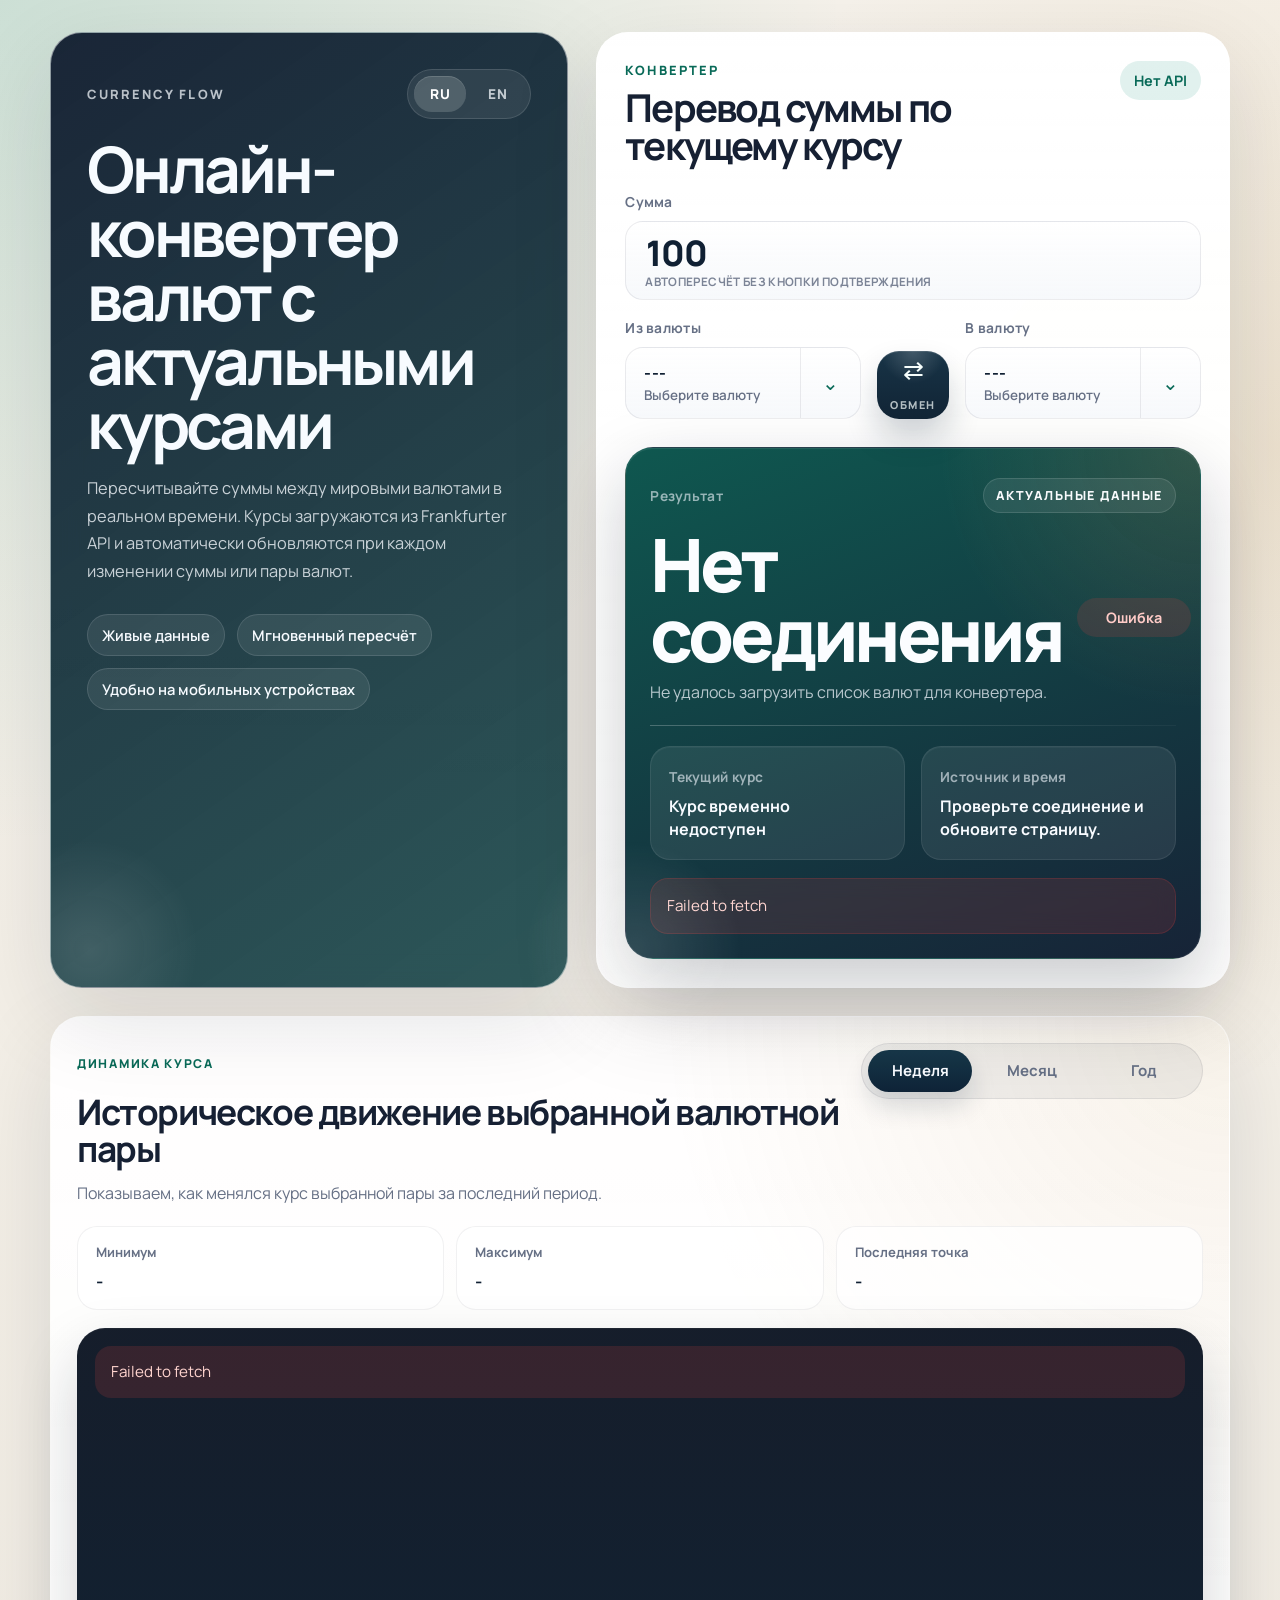
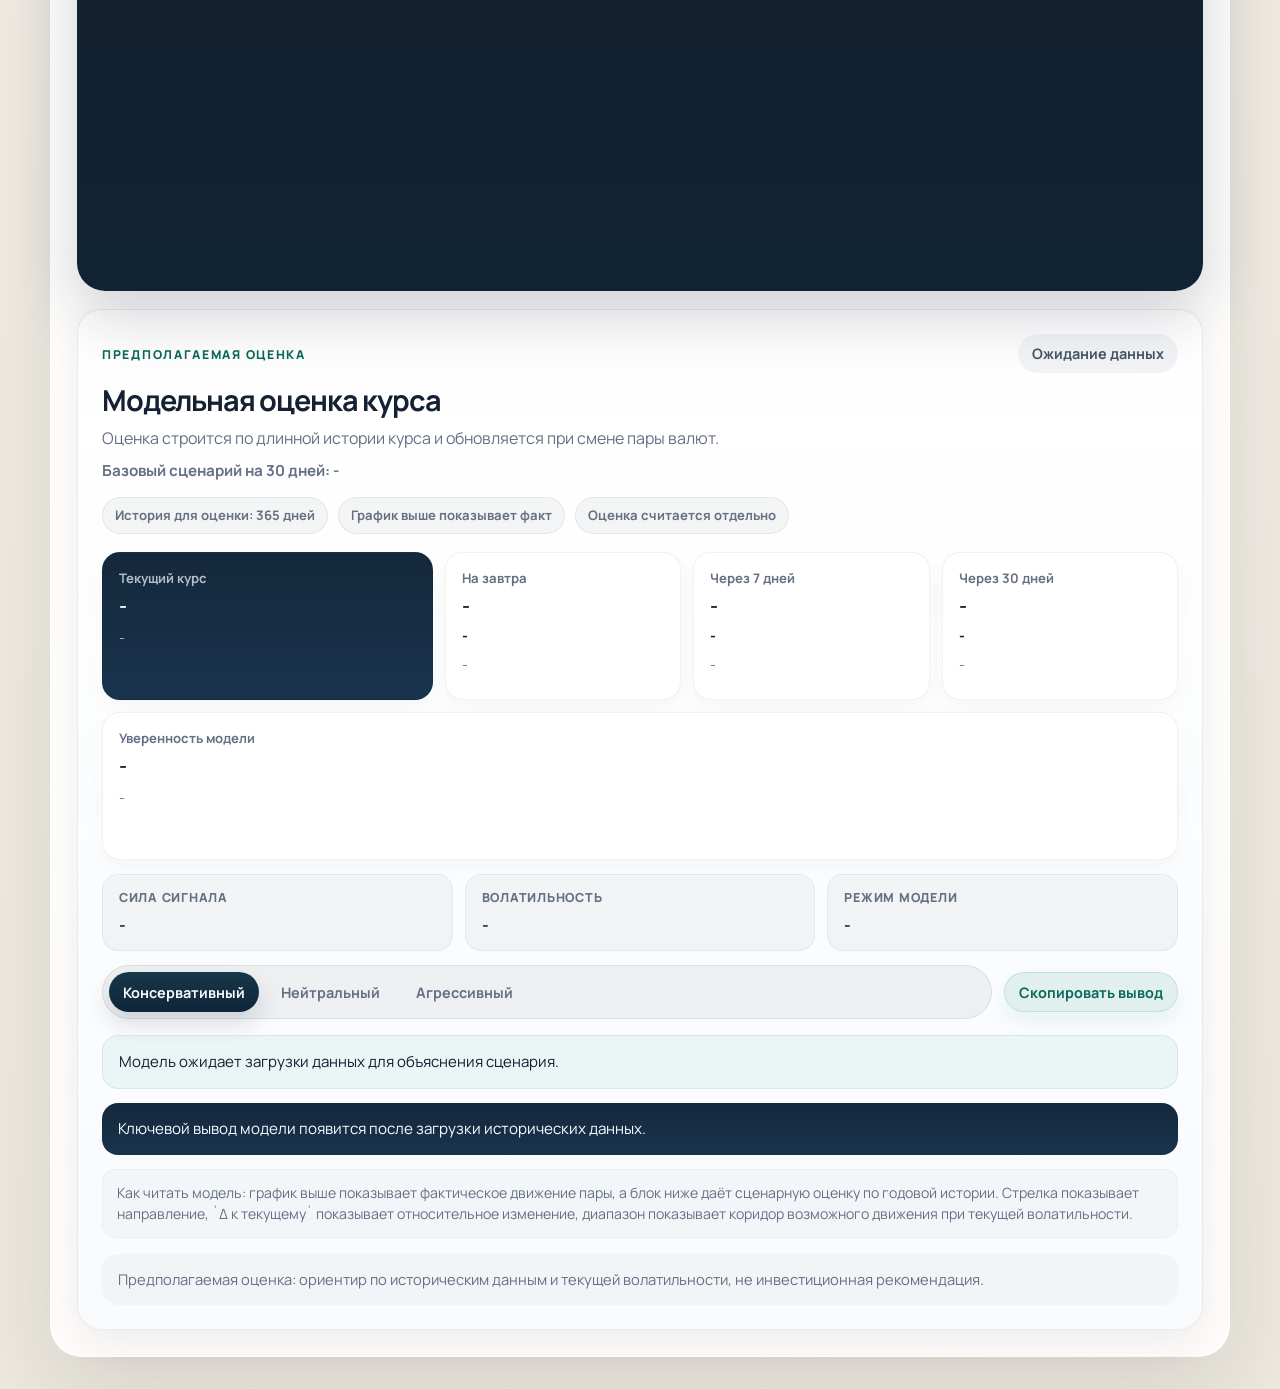
<file: test1-main/index.html>
<!DOCTYPE html>
<html lang="ru">
<head>
  <meta charset="UTF-8" />
  <meta name="viewport" content="width=device-width, initial-scale=1.0" />
  <title>Currency Flow | Онлайн-конвертер валют</title>
  <link rel="preconnect" href="https://fonts.googleapis.com" />
  <link rel="preconnect" href="https://fonts.gstatic.com" crossorigin />
  <link href="https://fonts.googleapis.com/css2?family=Manrope:wght@400;500;600;700;800&display=swap" rel="stylesheet" />
  <link rel="stylesheet" href="styles.css" />
</head>
<body>
  <main class="page">
    <section class="hero-panel">
      <div class="hero-copy">
        <div class="hero-topbar">
          <p class="eyebrow">Currency Flow</p>
          <div class="language-switch" role="group" aria-label="Language switcher" data-i18n-attr="aria-label:language.aria">
            <button class="language-switch__button is-active" type="button" data-language="ru" aria-pressed="true">RU</button>
            <button class="language-switch__button" type="button" data-language="en" aria-pressed="false">EN</button>
          </div>
        </div>
        <h1 data-i18n="hero.title">Онлайн-конвертер валют с актуальными курсами</h1>
        <p class="lead" data-i18n="hero.lead">
          Пересчитывайте суммы между мировыми валютами в реальном времени. Курсы загружаются из Frankfurter API
          и автоматически обновляются при каждом изменении суммы или пары валют.
        </p>

        <div class="hero-meta" aria-label="Преимущества" data-i18n-attr="aria-label:hero.metaAria">
          <div class="meta-pill" data-i18n="hero.pillLive">Живые данные</div>
          <div class="meta-pill" data-i18n="hero.pillInstant">Мгновенный пересчёт</div>
          <div class="meta-pill" data-i18n="hero.pillMobile">Удобно на мобильных устройствах</div>
        </div>
      </div>

      <section class="converter-card" aria-labelledby="converterTitle">
        <div class="card-top">
          <div>
            <p class="card-kicker" data-i18n="converter.kicker">Конвертер</p>
            <h2 id="converterTitle" data-i18n="converter.title">Перевод суммы по текущему курсу</h2>
          </div>
          <div id="liveBadge" class="live-badge" aria-live="polite">Подключение к API</div>
        </div>

        <form class="converter-form" novalidate>
          <label class="field amount-field" for="amountInput">
            <span class="field-label" data-i18n="converter.amountLabel">Сумма</span>
            <div class="input-shell">
              <input
                id="amountInput"
                name="amount"
                type="number"
                min="0"
                step="any"
                inputmode="decimal"
                placeholder="Введите сумму"
                data-i18n-attr="placeholder:converter.amountPlaceholder"
                value="100"
                autocomplete="off"
              />
              <span class="field-footnote" data-i18n="converter.amountFootnote">Автопересчёт без кнопки подтверждения</span>
            </div>
          </label>

          <div class="pair-grid">
            <label class="field" for="fromCurrency">
              <span class="field-label" data-i18n="converter.fromLabel">Из валюты</span>
              <div class="select-shell currency-picker" data-picker="from">
                <select id="fromCurrency" name="fromCurrency" aria-label="Исходная валюта" data-i18n-attr="aria-label:converter.fromAria" class="native-select sr-only"></select>
                <div class="currency-trigger-shell">
                  <button class="currency-trigger" type="button" data-role="trigger" aria-haspopup="listbox" aria-expanded="false">
                    <span class="currency-trigger__code" data-role="code">USD</span>
                    <span class="currency-trigger__name" data-role="name">Выберите валюту</span>
                  </button>
                  <button class="currency-arrow" type="button" data-role="arrow" aria-label="Показать все валюты" data-i18n-attr="aria-label:converter.showAllCurrencies">
                    <span aria-hidden="true">⌄</span>
                  </button>
                </div>
                <div class="currency-dropdown" data-role="dropdown" hidden>
                  <div class="currency-search-shell">
                    <input class="currency-search" type="search" data-role="search" placeholder="Введите код или название валюты" data-i18n-attr="placeholder:converter.searchPlaceholder;aria-label:converter.searchPlaceholder" autocomplete="off" />
                  </div>
                  <div class="currency-options" data-role="options" role="listbox" aria-label="Список валют" data-i18n-attr="aria-label:converter.currencyListAria"></div>
                </div>
              </div>
            </label>

            <button id="swapButton" class="swap-button" type="button" aria-label="Поменять валюты местами" data-i18n-attr="aria-label:converter.swapAria">
              <span class="swap-button__icon" aria-hidden="true">⇄</span>
              <span class="swap-button__text" data-i18n="converter.swap">Обмен</span>
            </button>

            <label class="field" for="toCurrency">
              <span class="field-label" data-i18n="converter.toLabel">В валюту</span>
              <div class="select-shell currency-picker" data-picker="to">
                <select id="toCurrency" name="toCurrency" aria-label="Целевая валюта" data-i18n-attr="aria-label:converter.toAria" class="native-select sr-only"></select>
                <div class="currency-trigger-shell">
                  <button class="currency-trigger" type="button" data-role="trigger" aria-haspopup="listbox" aria-expanded="false">
                    <span class="currency-trigger__code" data-role="code">RUB</span>
                    <span class="currency-trigger__name" data-role="name">Выберите валюту</span>
                  </button>
                  <button class="currency-arrow" type="button" data-role="arrow" aria-label="Показать все валюты" data-i18n-attr="aria-label:converter.showAllCurrencies">
                    <span aria-hidden="true">⌄</span>
                  </button>
                </div>
                <div class="currency-dropdown" data-role="dropdown" hidden>
                  <div class="currency-search-shell">
                    <input class="currency-search" type="search" data-role="search" placeholder="Введите код или название валюты" data-i18n-attr="placeholder:converter.searchPlaceholder;aria-label:converter.searchPlaceholder" autocomplete="off" />
                  </div>
                  <div class="currency-options" data-role="options" role="listbox" aria-label="Список валют" data-i18n-attr="aria-label:converter.currencyListAria"></div>
                </div>
              </div>
            </label>
          </div>
        </form>

        <section class="result-card" aria-live="polite" aria-atomic="true">
          <div class="result-topline">
            <p class="result-label" data-i18n="result.label">Результат</p>
            <div class="result-glow-pill" data-i18n="result.pill">Актуальные данные</div>
          </div>
          <div class="result-row">
            <div>
              <p id="resultValue" class="result-value">Введите сумму</p>
              <p id="resultHint" class="result-hint">Конвертация появится сразу после ввода данных.</p>
            </div>
            <div id="resultState" class="result-state is-idle">Ожидание</div>
          </div>

          <div class="result-divider" aria-hidden="true"></div>

          <div class="details-grid">
            <div class="detail-card">
              <span class="detail-label" data-i18n="result.currentRateLabel">Текущий курс</span>
              <strong id="rateLine">Выберите валютную пару</strong>
            </div>
            <div class="detail-card">
              <span class="detail-label" data-i18n="result.sourceLabel">Источник и время</span>
              <strong id="updatedLine">Данные будут показаны после загрузки.</strong>
            </div>
          </div>

          <div id="statusBox" class="status-box is-neutral">
            Готово к расчёту. Используются актуальные онлайн-данные Frankfurter API.
          </div>
        </section>
      </section>
    </section>

    <section class="chart-card" aria-labelledby="chartTitle">
      <div class="chart-head">
        <div>
          <p class="chart-kicker" data-i18n="chart.kicker">Динамика курса</p>
          <h2 id="chartTitle" class="chart-title" data-i18n="chart.title">Историческое движение выбранной валютной пары</h2>
          <p id="chartSubtitle" class="chart-subtitle">
            Показываем, как менялся курс выбранной пары за последний период.
          </p>
        </div>

        <div class="chart-controls" role="tablist" aria-label="Период графика" data-i18n-attr="aria-label:chart.periodAria">
          <button class="chart-range-button is-active" type="button" data-range="7" aria-pressed="true" data-i18n="chart.rangeWeek">Неделя</button>
          <button class="chart-range-button" type="button" data-range="30" aria-pressed="false" data-i18n="chart.rangeMonth">Месяц</button>
          <button class="chart-range-button" type="button" data-range="365" aria-pressed="false" data-i18n="chart.rangeYear">Год</button>
        </div>
      </div>

      <div class="chart-meta">
        <div class="chart-stat">
          <span class="chart-stat__label" data-i18n="chart.minLabel">Минимум</span>
          <strong id="chartMin">-</strong>
        </div>
        <div class="chart-stat">
          <span class="chart-stat__label" data-i18n="chart.maxLabel">Максимум</span>
          <strong id="chartMax">-</strong>
        </div>
        <div class="chart-stat">
          <span class="chart-stat__label" data-i18n="chart.latestLabel">Последняя точка</span>
          <strong id="chartLatest">-</strong>
        </div>
      </div>

      <div class="chart-visual-shell">
        <div id="chartStateBox" class="chart-state is-loading">Загружаем исторические данные…</div>
        <svg id="historyChart" class="history-chart" viewBox="0 0 760 320" role="img" aria-label="График динамики курса" data-i18n-attr="aria-label:chart.aria"></svg>
      </div>

      <section class="forecast-card" aria-labelledby="forecastTitle">
        <div class="forecast-head">
          <div>
            <p class="chart-kicker" data-i18n="forecast.kicker">Предполагаемая оценка</p>
            <h2 id="forecastTitle" class="forecast-title" data-i18n="forecast.title">Модельная оценка курса</h2>
            <p id="forecastSummary" class="forecast-summary">
              Оценка строится по длинной истории курса и обновляется при смене пары валют.
            </p>
            <p id="forecastDeltaLine" class="forecast-delta-line">Базовый сценарий на 30 дней: -</p>
          </div>
          <div id="forecastDirection" class="forecast-badge is-neutral">Ожидание данных</div>
        </div>

        <div class="forecast-meta-strip" aria-label="Как считается оценка" data-i18n-attr="aria-label:forecast.metaAria">
          <div class="forecast-meta-pill" data-i18n="forecast.metaHistory">История для оценки: 365 дней</div>
          <div class="forecast-meta-pill" data-i18n="forecast.metaFact">График выше показывает факт</div>
          <div class="forecast-meta-pill" data-i18n="forecast.metaSeparate">Оценка считается отдельно</div>
        </div>

        <div class="forecast-grid">
          <div class="forecast-metric forecast-metric--spot">
            <span class="forecast-metric__label" data-i18n="forecast.spotLabel">Текущий курс</span>
            <strong id="forecastSpot">-</strong>
            <span id="forecastSpotContext" class="forecast-metric__range">-</span>
          </div>
          <div id="forecastTomorrowCard" class="forecast-metric forecast-metric--horizon">
            <span class="forecast-metric__label" data-i18n="forecast.tomorrowLabel">На завтра</span>
            <strong id="forecastTomorrow">-</strong>
            <span id="forecastTomorrowDelta" class="forecast-metric__delta">-</span>
            <span id="forecastTomorrowRange" class="forecast-metric__range">-</span>
          </div>
          <div id="forecastWeekCard" class="forecast-metric forecast-metric--horizon">
            <span class="forecast-metric__label" data-i18n="forecast.weekLabel">Через 7 дней</span>
            <strong id="forecastWeek">-</strong>
            <span id="forecastWeekDelta" class="forecast-metric__delta">-</span>
            <span id="forecastWeekRange" class="forecast-metric__range">-</span>
          </div>
          <div id="forecastMonthCard" class="forecast-metric forecast-metric--horizon forecast-metric--month">
            <span class="forecast-metric__label" data-i18n="forecast.monthLabel">Через 30 дней</span>
            <strong id="forecastMonth">-</strong>
            <span id="forecastMonthDelta" class="forecast-metric__delta">-</span>
            <span id="forecastMonthRange" class="forecast-metric__range">-</span>
          </div>
          <div class="forecast-metric forecast-metric--confidence">
            <span class="forecast-metric__label" data-i18n="forecast.confidenceLabel">Уверенность модели</span>
            <strong id="forecastConfidence">-</strong>
            <span id="forecastContext" class="forecast-metric__range">-</span>
          </div>
        </div>

        <div class="forecast-signal-bar">
          <div class="forecast-signal-tile">
            <span class="forecast-signal-tile__label" data-i18n="forecast.signalLabel">Сила сигнала</span>
            <strong id="forecastSignalStrength">-</strong>
          </div>
          <div class="forecast-signal-tile">
            <span class="forecast-signal-tile__label" data-i18n="forecast.volatilityLabel">Волатильность</span>
            <strong id="forecastVolatility">-</strong>
          </div>
          <div class="forecast-signal-tile">
            <span class="forecast-signal-tile__label" data-i18n="forecast.modeLabel">Режим модели</span>
            <strong id="forecastMode">-</strong>
          </div>
        </div>

        <div class="forecast-toolbar">
          <div class="forecast-mode-switch" role="tablist" aria-label="Режим модели" data-i18n-attr="aria-label:forecast.modeSwitchAria">
            <button class="forecast-mode-button is-active" type="button" data-forecast-mode="conservative" aria-pressed="true" data-i18n="forecast.modeConservative">Консервативный</button>
            <button class="forecast-mode-button" type="button" data-forecast-mode="neutral" aria-pressed="false" data-i18n="forecast.modeNeutral">Нейтральный</button>
            <button class="forecast-mode-button" type="button" data-forecast-mode="aggressive" aria-pressed="false" data-i18n="forecast.modeAggressive">Агрессивный</button>
          </div>
          <button id="copyForecastButton" class="copy-forecast-button" type="button" data-i18n="forecast.copy">Скопировать вывод</button>
        </div>

        <div id="forecastReason" class="forecast-reason">
          Модель ожидает загрузки данных для объяснения сценария.
        </div>

        <div id="forecastInsight" class="forecast-insight">
          Ключевой вывод модели появится после загрузки исторических данных.
        </div>

        <div class="forecast-legend" data-i18n="forecast.legend">
          Как читать модель: график выше показывает фактическое движение пары, а блок ниже даёт сценарную оценку по годовой истории. Стрелка показывает направление, `Δ к текущему` показывает относительное изменение, диапазон показывает коридор возможного движения при текущей волатильности.
        </div>

        <div id="forecastDisclaimer" class="forecast-disclaimer" data-i18n="forecast.disclaimer">
          Предполагаемая оценка: ориентир по историческим данным и текущей волатильности, не инвестиционная рекомендация.
        </div>
      </section>
    </section>
  </main>

  <script src="script.js"></script>
</body>
</html>
</file>
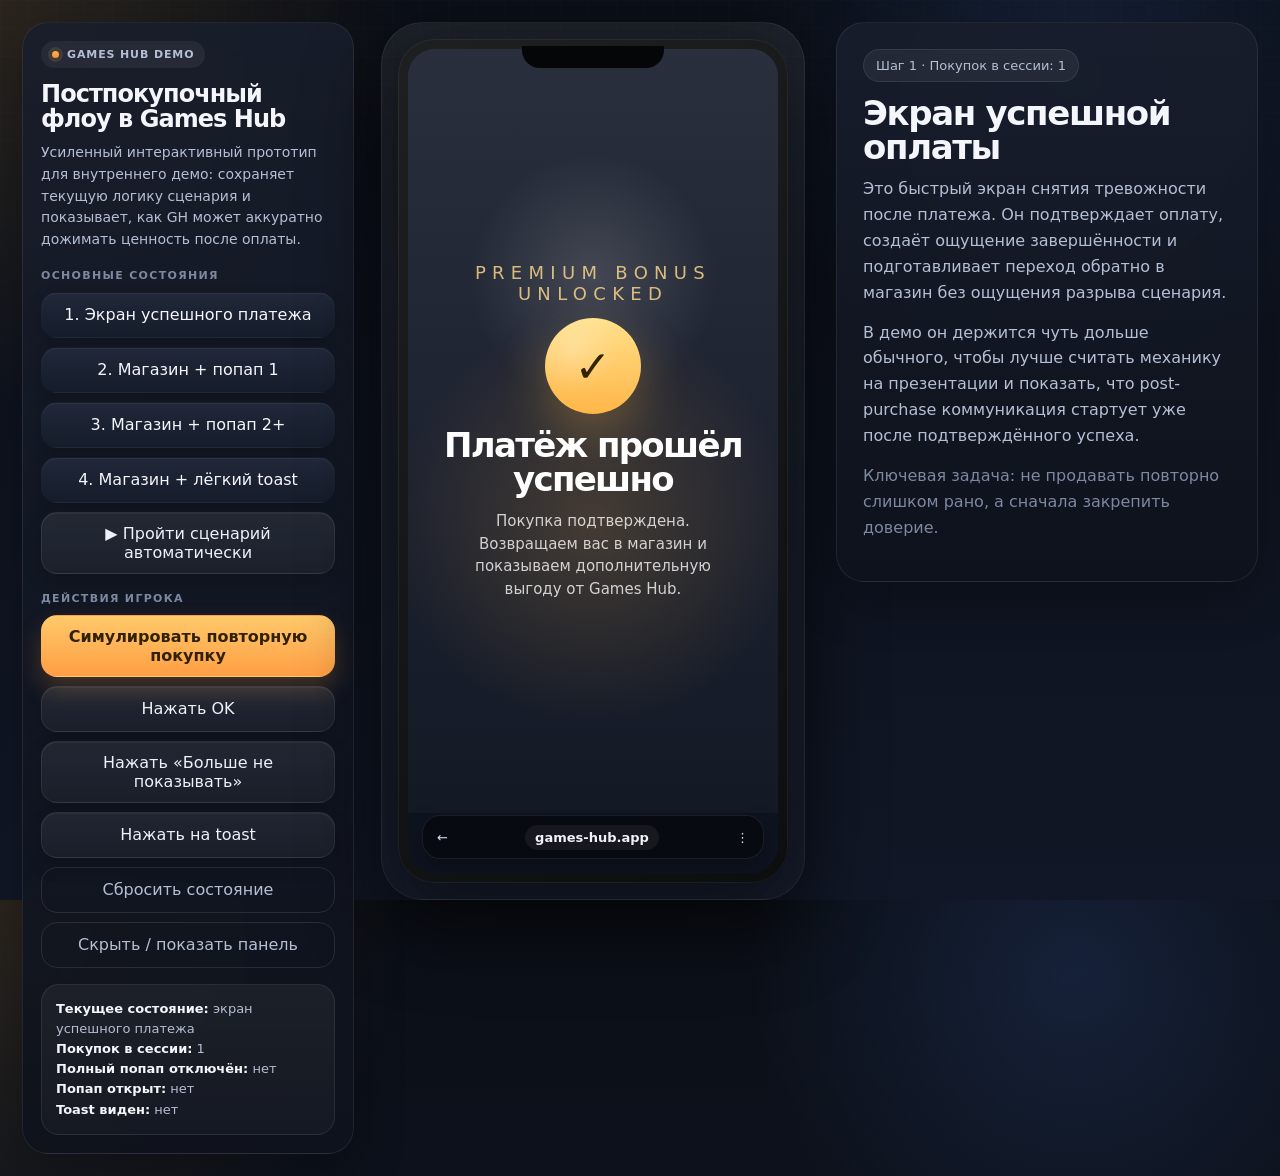
<file: test1-main/gh_post_purchase_prototype_final_clean_v4.html>
<!DOCTYPE html>
<html lang="ru">
<head>
  <meta charset="UTF-8" />
  <meta name="viewport" content="width=device-width, initial-scale=1.0" />
  <title>Games Hub Post Purchase Demo</title>
  <style>
    :root{
      --bg:#0d1018;
      --bg-soft:#141a26;
      --panel:rgba(15,19,29,.82);
      --panel-strong:rgba(11,14,22,.92);
      --panel-line:rgba(255,255,255,.08);
      --surface:#171d29;
      --surface-2:#1c2332;
      --surface-3:#232d3f;
      --text:#f4f6fb;
      --text-soft:#b5bfd4;
      --text-dim:#7d88a1;
      --accent:#ffb648;
      --accent-2:#ff8c3a;
      --accent-soft:rgba(255,182,72,.16);
      --success:#73db87;
      --danger:#ff6b6b;
      --toast:#f7f9fc;
      --toast-text:#1d2433;
      --shadow-xl:0 30px 80px rgba(0,0,0,.42);
      --shadow-lg:0 18px 50px rgba(0,0,0,.28);
      --shadow-md:0 12px 30px rgba(0,0,0,.22);
      --radius-xl:28px;
      --radius-lg:22px;
      --radius-md:18px;
      --radius-sm:14px;
      --ease:cubic-bezier(.22,.84,.24,1);
    }

    *{box-sizing:border-box}

    html,body{height:100%}

    body{
      margin:0;
      font-family: Inter, ui-sans-serif, system-ui, -apple-system, "Segoe UI", Roboto, Arial, sans-serif;
      color:var(--text);
      background:
        radial-gradient(circle at top left, rgba(255,182,72,.13), transparent 26%),
        radial-gradient(circle at 84% 8%, rgba(82,139,255,.14), transparent 24%),
        linear-gradient(180deg, #0b0f17 0%, #111726 100%);
      overflow-x:hidden;
    }

    body::before{
      content:"";
      position:fixed;
      inset:0;
      background:
        linear-gradient(rgba(255,255,255,.04) 1px, transparent 1px),
        linear-gradient(90deg, rgba(255,255,255,.04) 1px, transparent 1px);
      background-size:28px 28px;
      mask-image:linear-gradient(180deg, rgba(0,0,0,.32), transparent 78%);
      pointer-events:none;
    }

    button{font:inherit}

    .layout{
      display:grid;
      grid-template-columns:332px minmax(0,1fr);
      gap:24px;
      min-height:100vh;
      padding:22px;
      align-items:start;
    }

    .sidebar,
    .notes{
      background:linear-gradient(180deg, rgba(24,30,44,.88), rgba(14,18,28,.88));
      border:1px solid var(--panel-line);
      box-shadow:var(--shadow-lg);
      backdrop-filter:blur(18px);
    }

    .sidebar{
      position:sticky;
      top:22px;
      border-radius:26px;
      padding:18px;
    }

    .eyebrow{
      display:inline-flex;
      align-items:center;
      gap:8px;
      padding:7px 11px;
      border-radius:999px;
      background:rgba(255,255,255,.06);
      color:var(--text-soft);
      font-size:11px;
      font-weight:700;
      letter-spacing:.08em;
      text-transform:uppercase;
    }

    .eyebrow::before{
      content:"";
      width:7px;
      height:7px;
      border-radius:50%;
      background:linear-gradient(180deg, var(--accent), var(--accent-2));
      box-shadow:0 0 0 4px rgba(255,182,72,.12);
    }

    .sidebar h1{
      margin:14px 0 10px;
      font-size:24px;
      line-height:1.05;
      letter-spacing:-.04em;
    }

    .sidebar p{
      margin:0;
      color:var(--text-soft);
      line-height:1.55;
      font-size:14px;
    }

    .group{margin-top:18px}

    .group-title{
      margin-bottom:10px;
      color:var(--text-dim);
      font-size:11px;
      font-weight:800;
      letter-spacing:.12em;
      text-transform:uppercase;
    }

    .btn-grid{display:grid;gap:9px}

    button{
      appearance:none;
      border:1px solid transparent;
      border-radius:16px;
      min-height:46px;
      padding:11px 14px;
      cursor:pointer;
      color:var(--text);
      background:linear-gradient(180deg, #20283a, #151c2a);
      box-shadow:inset 0 1px 0 rgba(255,255,255,.05), 0 8px 18px rgba(0,0,0,.18);
      transition:transform .18s ease, box-shadow .18s ease, filter .18s ease, background .18s ease, border-color .18s ease, opacity .18s ease;
    }

    button:hover{
      transform:translateY(-1px);
      box-shadow:inset 0 1px 0 rgba(255,255,255,.06), 0 12px 24px rgba(0,0,0,.2);
    }

    button:active{
      transform:translateY(1px) scale(.985);
    }

    button.secondary{
      background:linear-gradient(180deg, rgba(255,255,255,.08), rgba(255,255,255,.04));
      border-color:rgba(255,255,255,.08);
      color:#edf1fa;
    }

    button.warning{
      background:linear-gradient(180deg, #ffc96a, #ff9e44);
      color:#302102;
      font-weight:800;
      box-shadow:0 12px 24px rgba(255,156,68,.22);
    }

    button.ghost{
      background:transparent;
      border-color:rgba(255,255,255,.1);
      color:var(--text-soft);
      box-shadow:none;
    }

    .status{
      margin-top:16px;
      padding:14px;
      border-radius:18px;
      background:linear-gradient(180deg, rgba(255,255,255,.05), rgba(255,255,255,.03));
      border:1px solid rgba(255,255,255,.08);
      color:var(--text-soft);
      font-size:13px;
      line-height:1.55;
    }

    .status strong{color:var(--text)}

    .main{
      min-width:0;
      display:flex;
      align-items:flex-start;
      justify-content:center;
    }

    .scene{
      width:min(1140px, 100%);
      display:grid;
      grid-template-columns:430px minmax(340px,1fr);
      gap:28px;
      align-items:start;
    }

    .phone-wrap{
      display:flex;
      justify-content:center;
      align-items:flex-start;
    }

    .phone-shell{
      position:relative;
      padding:16px;
      border-radius:42px;
      background:linear-gradient(180deg, rgba(255,255,255,.07), rgba(255,255,255,.02));
      border:1px solid rgba(255,255,255,.07);
      box-shadow:var(--shadow-xl);
    }

    .phone{
      width:390px;
      height:844px;
      border-radius:36px;
      padding:10px;
      background:
        linear-gradient(145deg, rgba(255,255,255,.1), rgba(255,255,255,.03)),
        #050608;
      box-shadow:inset 0 0 0 1px rgba(255,255,255,.06), 0 28px 80px rgba(0,0,0,.45);
      position:relative;
    }

    .phone::before{
      content:"";
      position:absolute;
      inset:10px;
      border-radius:28px;
      border:1px solid rgba(255,255,255,.05);
      pointer-events:none;
    }

    .screen{
      position:relative;
      width:100%;
      height:100%;
      overflow:hidden;
      border-radius:27px;
      background:#0e1320;
      isolation:isolate;
    }

    .screen::before{
      content:"";
      position:absolute;
      inset:0;
      background:
        radial-gradient(circle at top, rgba(255,255,255,.08), transparent 30%),
        linear-gradient(180deg, rgba(255,255,255,.03), transparent 25%);
      pointer-events:none;
      z-index:0;
    }

    .notch{
      position:absolute;
      top:7px;
      left:50%;
      transform:translateX(-50%);
      width:142px;
      height:22px;
      border-radius:0 0 18px 18px;
      background:#050608;
      z-index:25;
    }

    .content{
      position:absolute;
      inset:0 0 60px 0;
      overflow:hidden;
    }

    .browser{
      position:absolute;
      left:14px;
      right:14px;
      bottom:14px;
      z-index:24;
      height:44px;
      border-radius:18px;
      display:flex;
      align-items:center;
      justify-content:space-between;
      padding:0 14px;
      background:rgba(7,10,15,.9);
      border:1px solid rgba(255,255,255,.08);
      color:#dbe2f0;
      backdrop-filter:blur(14px);
      box-shadow:0 10px 24px rgba(0,0,0,.26);
      font-size:13px;
    }

    .url{
      padding:5px 10px;
      border-radius:999px;
      background:rgba(255,255,255,.06);
      color:#eef2fa;
      font-weight:600;
    }

    .notes{
      border-radius:28px;
      padding:26px;
      min-height:420px;
    }

    .state-badge{
      display:inline-flex;
      align-items:center;
      gap:8px;
      padding:8px 12px;
      border-radius:999px;
      background:rgba(255,255,255,.06);
      border:1px solid rgba(255,255,255,.08);
      color:var(--text-soft);
      font-size:13px;
      margin-bottom:14px;
    }

    .notes h2{
      margin:0 0 12px;
      font-size:34px;
      line-height:1;
      letter-spacing:-.04em;
    }

    .notes p{
      margin:0 0 14px;
      color:var(--text-soft);
      font-size:16px;
      line-height:1.62;
    }

    .notes .muted{color:var(--text-dim)}

    body.demo-clean .sidebar,
    body.demo-clean .notes{display:none}
    body.demo-clean .layout{grid-template-columns:1fr;padding:18px}
    body.demo-clean .main{align-items:center;min-height:calc(100vh - 36px)}
    body.demo-clean .scene{grid-template-columns:1fr}

    .demo-toggle-fab{
      position:fixed;
      top:18px;
      right:18px;
      z-index:9999;
      display:none;
      min-height:42px;
      padding:10px 14px;
      border-radius:999px;
      border:1px solid rgba(255,255,255,.08);
      background:rgba(14,18,28,.78);
      color:#f7f8fc;
      backdrop-filter:blur(14px);
      box-shadow:var(--shadow-md);
      font-size:14px;
      font-weight:700;
    }

    body.demo-clean .demo-toggle-fab{display:block}

    .clickable{
      transition:transform .18s ease, filter .18s ease, opacity .18s ease, box-shadow .18s ease;
      transform-origin:center;
    }

    .pressing{
      transform:scale(.968)!important;
      filter:brightness(.97)!important;
    }

    .success-screen{
      position:absolute;
      inset:0;
      display:flex;
      flex-direction:column;
      align-items:center;
      justify-content:center;
      gap:14px;
      padding:28px;
      text-align:center;
      color:#fff;
      background:
        radial-gradient(circle at 50% 30%, rgba(255,255,255,.15), transparent 22%),
        radial-gradient(circle at 50% 62%, rgba(255,182,72,.18), transparent 40%),
        linear-gradient(180deg, #2a2f3d 0%, #1d2230 55%, #131925 100%);
      animation:screenFade .55s var(--ease);
    }

    .success-ring{
      width:96px;
      height:96px;
      display:grid;
      place-items:center;
      border-radius:50%;
      background:
        radial-gradient(circle at 30% 30%, rgba(255,255,255,.24), transparent 48%),
        linear-gradient(180deg, #ffe08a, #ffb648);
      color:#332400;
      font-size:44px;
      font-weight:900;
      box-shadow:0 20px 50px rgba(255,182,72,.28);
      animation:rewardPulse 1.6s ease-in-out infinite;
    }

    .confetti{
      color:#ffd88d;
      letter-spacing:.35em;
      font-size:18px;
      text-transform:uppercase;
      opacity:.82;
    }

    .success-title{
      font-size:34px;
      line-height:1;
      font-weight:900;
      letter-spacing:-.05em;
    }

    .success-sub{
      max-width:260px;
      color:rgba(255,255,255,.78);
      font-size:15px;
      line-height:1.5;
    }

    @keyframes rewardPulse{
      0%,100%{transform:scale(1)}
      50%{transform:scale(1.04)}
    }

    @keyframes screenFade{
      from{opacity:0;transform:scale(.985)}
      to{opacity:1;transform:scale(1)}
    }

    .store{
      height:100%;
      color:#fff;
      background:
        radial-gradient(circle at 50% -10%, rgba(255,182,72,.12), transparent 28%),
        linear-gradient(180deg, #141926 0%, #0d121d 100%);
      animation:screenFade .45s var(--ease);
    }

    .topbar{
      position:relative;
      padding:18px 16px 14px;
      background:
        linear-gradient(180deg, rgba(255,255,255,.04), rgba(255,255,255,.02)),
        linear-gradient(180deg, #1d2434 0%, #141b29 100%);
      border-bottom:1px solid rgba(255,255,255,.06);
      overflow:hidden;
    }

    .topbar::after{
      content:"";
      position:absolute;
      inset:auto -40px -80px auto;
      width:180px;
      height:180px;
      border-radius:50%;
      background:radial-gradient(circle, rgba(255,182,72,.2), transparent 68%);
      pointer-events:none;
    }

    .toprow{
      display:flex;
      align-items:flex-start;
      justify-content:space-between;
      gap:12px;
      position:relative;
      z-index:1;
    }

    .left-icons{
      display:flex;
      gap:12px;
    }

    .nav-mini{
      min-width:58px;
      padding:10px 10px 8px;
      border-radius:16px;
      background:rgba(255,255,255,.05);
      border:1px solid rgba(255,255,255,.06);
      display:flex;
      flex-direction:column;
      align-items:center;
      gap:4px;
      color:#eef2fb;
      font-size:10px;
      font-weight:700;
      letter-spacing:.04em;
    }

    .nav-mini .icon{
      font-size:20px;
      line-height:1;
    }

    .profile{
      display:flex;
      align-items:center;
      gap:10px;
    }

    .profile-copy{
      text-align:right;
    }

    .profile-label{
      color:#f5c872;
      font-size:11px;
      font-weight:800;
      letter-spacing:.1em;
      text-transform:uppercase;
    }

    .profile-name{
      margin-top:4px;
      font-size:15px;
      font-weight:800;
      color:#fff;
    }

    .profile-meta{
      margin-top:2px;
      color:#a9b3c8;
      font-size:11px;
      font-weight:600;
    }

    .avatar{
      width:42px;
      height:42px;
      border-radius:50%;
      display:grid;
      place-items:center;
      background:
        radial-gradient(circle at 28% 28%, #ffe6a8, #b86a48 62%, #693a29 100%);
      color:#46210d;
      font-size:18px;
      border:2px solid rgba(255,200,108,.4);
      box-shadow:0 10px 20px rgba(0,0,0,.24);
      flex:none;
    }

    .vip-banner{
      margin-top:14px;
      position:relative;
      z-index:1;
      min-height:62px;
      border-radius:20px;
      padding:12px 14px 12px 72px;
      display:flex;
      align-items:center;
      font-size:12px;
      line-height:1.3;
      font-weight:800;
      color:#ffe5a1;
      background:
        linear-gradient(90deg, rgba(255,255,255,.08), transparent 24%, transparent 76%, rgba(255,255,255,.08)),
        linear-gradient(90deg, #7c0f16 0%, #ac1b20 40%, #d14f2e 100%);
      border:1px solid rgba(255,255,255,.08);
      box-shadow:0 16px 28px rgba(0,0,0,.18);
    }

    .vip-banner::before{
      content:"VIP";
      position:absolute;
      left:14px;
      width:44px;
      height:44px;
      display:grid;
      place-items:center;
      border-radius:14px;
      background:linear-gradient(180deg, #ffdd8b, #d79d32);
      color:#4b3103;
      font-size:12px;
      font-weight:900;
      box-shadow:0 10px 20px rgba(0,0,0,.2);
    }

    .store-body{
      position:relative;
      height:100%;
      padding:18px 12px 12px;
      overflow:hidden;
    }

    .store-section{
      margin-bottom:18px;
    }

    .section-meta{
      display:flex;
      align-items:flex-end;
      justify-content:space-between;
      gap:12px;
      padding:0 4px;
      margin-bottom:12px;
    }

    .section-title{
      margin:0;
      font-size:28px;
      line-height:.98;
      letter-spacing:-.05em;
      font-weight:900;
    }

    .section-sub{
      margin-top:5px;
      font-size:11px;
      font-weight:700;
      letter-spacing:.08em;
      color:#8f9ab1;
      text-transform:uppercase;
    }

    .section-tag{
      padding:8px 11px;
      border-radius:999px;
      background:rgba(255,255,255,.05);
      border:1px solid rgba(255,255,255,.07);
      color:#e4a84c;
      font-size:11px;
      font-weight:800;
      white-space:nowrap;
    }

    .cards{
      display:grid;
      grid-template-columns:1fr 1fr;
      gap:12px;
      padding:0 4px;
    }

    .product{
      position:relative;
      min-height:546px;
      border-radius:24px;
      overflow:hidden;
      border:1px solid rgba(255,255,255,.08);
      box-shadow:0 18px 28px rgba(0,0,0,.24);
      display:flex;
      flex-direction:column;
      background:
        radial-gradient(circle at top, rgba(255,255,255,.18), transparent 28%),
        linear-gradient(180deg, #386879 0%, #234356 100%);
    }

    .product.plus{
      background:
        radial-gradient(circle at top, rgba(255,255,255,.18), transparent 28%),
        linear-gradient(180deg, #6a3e84 0%, #3e2550 100%);
    }

    .product::after{
      content:"";
      position:absolute;
      inset:auto -40px -54px auto;
      width:130px;
      height:130px;
      border-radius:50%;
      background:radial-gradient(circle, rgba(255,255,255,.16), transparent 68%);
      pointer-events:none;
    }

    .product-topline{
      padding:14px 14px 0;
      color:#ffe39a;
      font-size:11px;
      font-weight:900;
      letter-spacing:.08em;
      text-transform:uppercase;
    }

    .product-art{
      height:152px;
      display:flex;
      align-items:flex-end;
      justify-content:center;
      padding-top:12px;
      font-size:74px;
      text-shadow:0 12px 22px rgba(0,0,0,.22);
    }

    .product-body{
      padding:10px 14px 0;
      text-align:center;
    }

    .product-name{
      font-size:24px;
      line-height:.94;
      font-weight:900;
      letter-spacing:-.04em;
      margin-bottom:8px;
      color:#ffe39a;
      text-transform:uppercase;
    }

    .product-sub{
      color:#f0f4fb;
      font-size:12px;
      line-height:1.35;
    }

    .product-stats{
      margin-top:16px;
      color:#fff;
      font-size:13px;
      font-weight:800;
      line-height:1.35;
    }

    .product-perks{
      margin:14px 14px 0;
      padding:10px 12px;
      border-radius:16px;
      background:rgba(255,255,255,.08);
      border:1px solid rgba(255,255,255,.08);
      color:#eef3fb;
      font-size:11px;
      line-height:1.45;
      display:grid;
      gap:4px;
    }

    .product-cta{
      margin-top:auto;
      padding:12px;
      display:grid;
      gap:7px;
      place-items:center;
      text-align:center;
      color:#ffeab8;
      background:linear-gradient(180deg, rgba(135,14,21,.95), rgba(94,8,14,.98));
      border-top:1px solid rgba(255,255,255,.08);
      box-shadow:inset 0 1px 0 rgba(255,255,255,.06);
      cursor:pointer;
    }

    .product-cta .bonus{
      display:inline-flex;
      align-items:center;
      gap:8px;
      padding:6px 10px;
      border-radius:999px;
      background:rgba(255,255,255,.1);
      font-size:14px;
      font-weight:900;
      line-height:1;
    }

    .product-cta .label{
      font-size:12px;
      font-weight:900;
      letter-spacing:.08em;
      text-transform:uppercase;
    }

    .product-price{
      padding:14px 12px 16px;
      text-align:center;
      color:#fff;
      font-size:28px;
      font-weight:900;
      letter-spacing:-.04em;
    }

    .mini-cards{
      display:grid;
      grid-template-columns:1fr 1fr;
      gap:12px;
      padding:0 4px;
      opacity:.92;
    }

    .mini-card{
      min-height:124px;
      padding:14px;
      border-radius:20px;
      border:1px solid rgba(255,255,255,.08);
      background:linear-gradient(180deg, rgba(255,255,255,.07), rgba(255,255,255,.04));
      box-shadow:0 14px 24px rgba(0,0,0,.16);
    }

    .mini-card .mini-top{
      color:#ffe39a;
      font-size:11px;
      font-weight:800;
      letter-spacing:.08em;
      text-transform:uppercase;
    }

    .mini-card .mini-art{
      margin-top:16px;
      font-size:32px;
      text-align:center;
    }

    .bottom-pill{
      position:absolute;
      left:50%;
      transform:translateX(-50%);
      bottom:66px;
      z-index:10;
      width:58px;
      height:42px;
      display:grid;
      place-items:center;
      border-radius:14px;
      background:linear-gradient(180deg, #ffd88b, #d4a34d);
      color:#5b3908;
      font-size:18px;
      border:2px solid rgba(53,33,8,.16);
      box-shadow:0 12px 20px rgba(0,0,0,.2);
    }

    .bottom-nav{
      position:absolute;
      left:50%;
      transform:translateX(-50%);
      bottom:66px;
      z-index:9;
      width:244px;
      height:56px;
      display:flex;
      align-items:center;
      justify-content:space-around;
      border-radius:20px;
      background:linear-gradient(180deg, #3c3248, #2a2234);
      border:1px solid rgba(255,214,140,.36);
      color:#d9b16b;
      box-shadow:0 -12px 26px rgba(0,0,0,.24);
      font-size:22px;
    }

    .overlay{
      position:absolute;
      inset:0;
      z-index:13;
      background:rgba(6,8,13,.42);
      backdrop-filter:blur(6px) saturate(1.08);
      animation:overlayIn .28s var(--ease);
    }

    @keyframes overlayIn{
      from{opacity:0;backdrop-filter:blur(0)}
      to{opacity:1;backdrop-filter:blur(6px)}
    }

    .popup-wrap{
      position:absolute;
      inset:0;
      z-index:14;
      display:flex;
      align-items:flex-start;
      justify-content:center;
      padding:142px 14px 0;
      pointer-events:none;
    }

    .popup{
      width:100%;
      background:linear-gradient(180deg, #f6f8fb 0%, #edf1f7 100%);
      color:#172033;
      border-radius:24px;
      border:1px solid rgba(255,255,255,.75);
      box-shadow:0 24px 50px rgba(0,0,0,.34);
      overflow:hidden;
      pointer-events:auto;
      animation:popupIn .34s var(--ease);
    }

    .popup.exit{
      animation:popupOut .24s ease forwards;
    }

    @keyframes popupIn{
      from{opacity:0;transform:translateY(22px) scale(.965)}
      to{opacity:1;transform:translateY(0) scale(1)}
    }

    @keyframes popupOut{
      from{opacity:1;transform:translateY(0) scale(1)}
      to{opacity:0;transform:translateY(18px) scale(.97)}
    }

    .popup-inner{
      display:grid;
      gap:12px;
      padding:14px;
    }

    .popup-top{
      display:flex;
      align-items:center;
      justify-content:space-between;
      gap:12px;
      padding:4px 2px 0;
    }

    .popup-thanks{
      display:inline-flex;
      align-items:center;
      gap:8px;
      padding:8px 12px;
      border-radius:999px;
      background:#edf8f0;
      color:#2b7b3b;
      border:1px solid rgba(115,219,135,.34);
      font-size:12px;
      font-weight:800;
    }

    .popup-thanks::before{
      content:"✓";
      width:18px;
      height:18px;
      display:grid;
      place-items:center;
      border-radius:50%;
      background:#73db87;
      color:#15381c;
      font-size:11px;
    }

    .popup-chip{
      padding:8px 11px;
      border-radius:999px;
      background:#fff8ea;
      color:#9b6515;
      border:1px solid rgba(255,182,72,.36);
      font-size:11px;
      font-weight:800;
      text-transform:uppercase;
      letter-spacing:.08em;
      white-space:nowrap;
    }

    .popup-hero{
      padding:18px;
      border-radius:22px;
      background:
        radial-gradient(circle at top right, rgba(255,182,72,.22), transparent 36%),
        linear-gradient(180deg, #192131 0%, #101722 100%);
      color:#f7f9fd;
      overflow:hidden;
      position:relative;
    }

    .popup-hero::after{
      content:"";
      position:absolute;
      inset:auto -20px -42px auto;
      width:120px;
      height:120px;
      border-radius:50%;
      background:radial-gradient(circle, rgba(255,182,72,.28), transparent 68%);
      pointer-events:none;
    }

    .popup-title{
      margin:0;
      font-size:30px;
      line-height:.98;
      letter-spacing:-.05em;
      font-weight:900;
      max-width:240px;
    }

    .popup-copy{
      margin-top:10px;
      max-width:270px;
      color:rgba(244,246,251,.78);
      font-size:14px;
      line-height:1.5;
    }

    .popup-benefit{
      display:grid;
      grid-template-columns:1fr auto;
      gap:12px;
      align-items:center;
      padding:16px 18px;
      border-radius:22px;
      background:#fff;
      border:1px solid rgba(17,24,39,.08);
      box-shadow:0 10px 24px rgba(23,32,51,.08);
    }

    .benefit-copy{
      display:grid;
      gap:6px;
    }

    .benefit-label{
      color:#6f7a91;
      font-size:12px;
      font-weight:800;
      letter-spacing:.08em;
      text-transform:uppercase;
    }

    .benefit-title{
      font-size:19px;
      line-height:1.2;
      font-weight:800;
    }

    .benefit-sub{
      color:#59637a;
      font-size:14px;
      line-height:1.45;
    }

    .reward-badge{
      min-width:114px;
      padding:14px 12px;
      border-radius:18px;
      text-align:center;
      background:
        radial-gradient(circle at top, rgba(255,255,255,.28), transparent 48%),
        linear-gradient(180deg, #ffd47c, #ffb84a);
      color:#392805;
      box-shadow:0 14px 24px rgba(255,182,72,.26);
      animation:rewardPulse 1.4s ease-in-out infinite;
    }

    .reward-badge strong{
      display:block;
      font-size:24px;
      line-height:1;
      letter-spacing:-.04em;
    }

    .reward-badge span{
      display:block;
      margin-top:5px;
      font-size:11px;
      font-weight:800;
      letter-spacing:.08em;
      text-transform:uppercase;
    }

    .popup-actions{
      display:flex;
      gap:12px;
      align-items:center;
      justify-content:center;
      padding-top:2px;
    }

    .popup-actions .optout{
      flex:1;
      min-width:0;
      background:#f1f4f9;
      color:#384257;
      border:1px solid rgba(17,24,39,.08);
      box-shadow:none;
      font-weight:700;
    }

    .popup-actions .ok{
      min-width:176px;
      background:linear-gradient(180deg, #ffd26f, #ffb648);
      color:#382704;
      font-weight:900;
      box-shadow:0 10px 0 rgba(180,119,15,.28);
    }

    .popup-actions.single .ok{
      min-width:220px;
    }

    .popup-footnote{
      color:#7a8397;
      text-align:center;
      font-size:12px;
      line-height:1.45;
      padding:0 8px 2px;
    }

    .toast{
      position:absolute;
      top:170px;
      left:14px;
      width:270px;
      z-index:14;
      display:flex;
      gap:12px;
      align-items:flex-start;
      padding:12px 14px;
      border-radius:20px;
      background:rgba(247,249,252,.95);
      color:var(--toast-text);
      border:1px solid rgba(255,255,255,.75);
      box-shadow:0 16px 32px rgba(0,0,0,.18);
      backdrop-filter:blur(14px);
      overflow:hidden;
      cursor:pointer;
      animation:toastIn .34s var(--ease);
    }

    .toast::before{
      content:"";
      position:absolute;
      inset:0 auto 0 0;
      width:4px;
      background:linear-gradient(180deg, #73db87, #49b764);
    }

    .toast .icon{
      width:34px;
      height:34px;
      display:grid;
      place-items:center;
      border-radius:50%;
      background:#e7f6ea;
      color:#2d8740;
      font-size:17px;
      font-weight:900;
      flex:none;
    }

    .toast .t1{
      font-size:13px;
      font-weight:800;
      color:#39445b;
    }

    .toast .t2{
      margin-top:4px;
      font-size:14px;
      line-height:1.35;
      color:#1f2634;
    }

    .toast .hint{
      margin-top:6px;
      color:#768198;
      font-size:11px;
      font-weight:700;
    }

    @keyframes toastIn{
      from{opacity:0;transform:translateY(-8px) scale(.985)}
      to{opacity:1;transform:translateY(0) scale(1)}
    }

    @media (max-width:1180px){
      .layout{grid-template-columns:1fr}
      .sidebar{position:static}
      .scene{grid-template-columns:1fr;justify-items:center}
      .notes{width:min(760px,100%)}
    }

    @media (max-width:560px){
      .layout{padding:12px}
      .scene{gap:18px}
      .sidebar,.notes{border-radius:22px}
      .sidebar{padding:16px}
      .notes{padding:20px}
      .notes h2{font-size:28px}
      .phone-shell{padding:10px;width:100%}
      .phone{width:100%;max-width:390px;height:800px}
      .popup-wrap{padding-top:132px}
      .popup-title{font-size:26px}
      .popup-benefit{grid-template-columns:1fr}
      .reward-badge{width:100%}
      .popup-actions{flex-direction:column}
      .popup-actions .ok,
      .popup-actions .optout,
      .popup-actions.single .ok{width:100%;min-width:0}
      .toast{width:calc(100% - 28px)}
    }
  </style>
</head>
<body>
  <div class="layout">
    <aside class="sidebar">
      <div class="eyebrow">Games Hub Demo</div>
      <h1>Постпокупочный флоу в Games Hub</h1>
      <p>Усиленный интерактивный прототип для внутреннего демо: сохраняет текущую логику сценария и показывает, как GH может аккуратно дожимать ценность после оплаты.</p>

      <div class="group">
        <div class="group-title">Основные состояния</div>
        <div class="btn-grid">
          <button onclick="go('success')">1. Экран успешного платежа</button>
          <button onclick="go('store-first')">2. Магазин + попап 1</button>
          <button onclick="go('store-second')">3. Магазин + попап 2+</button>
          <button onclick="go('store-toast')">4. Магазин + лёгкий toast</button>
          <button class="secondary" onclick="simulateFlow()">▶ Пройти сценарий автоматически</button>
        </div>
      </div>

      <div class="group">
        <div class="group-title">Действия игрока</div>
        <div class="btn-grid">
          <button class="warning" onclick="purchaseAgain()">Симулировать повторную покупку</button>
          <button class="secondary" onclick="pressOk()">Нажать OK</button>
          <button class="secondary" onclick="pressDontShow()">Нажать «Больше не показывать»</button>
          <button class="secondary" onclick="openToast()">Нажать на toast</button>
          <button class="ghost" onclick="resetAll()">Сбросить состояние</button>
          <button class="ghost" onclick="toggleDemoMode()">Скрыть / показать панель</button>
        </div>
      </div>

      <div class="status" id="statusBox"></div>
    </aside>

    <main class="main">
      <div class="scene">
        <div class="phone-wrap">
          <div class="phone-shell">
            <div class="phone">
              <div class="notch"></div>
              <div class="screen">
                <div class="content" id="app"></div>
                <div class="browser">
                  <div>←</div>
                  <div class="url" id="browserUrl">games-hub.app</div>
                  <div>⋮</div>
                </div>
              </div>
            </div>
          </div>
        </div>

        <section class="notes" id="notes"></section>
      </div>
    </main>
  </div>

  <button class="demo-toggle-fab" onclick="toggleDemoMode()">Показать панель</button>

  <script>
    const state = {
      scene: "success",
      purchaseCount: 1,
      dontShowAgain: false,
      popupOpen: false,
      toastVisible: false,
      autoTimer: null,
      toastTimer: null
    };

    const bonusValue = "120 фишек";

    function clearTimer() {
      if (state.autoTimer) {
        clearTimeout(state.autoTimer);
        state.autoTimer = null;
      }
    }

    function clearToastTimer() {
      if (state.toastTimer) {
        clearTimeout(state.toastTimer);
        state.toastTimer = null;
      }
    }

    function scheduleToastAutoHide() {
      clearToastTimer();
      if (!state.toastVisible) return;
      state.toastTimer = setTimeout(() => {
        state.toastVisible = false;
        if (!state.popupOpen) renderApp();
      }, 5200);
    }

    function toggleDemoMode() {
      document.body.classList.toggle("demo-clean");
    }

    document.addEventListener("keydown", (event) => {
      if (event.key === "Escape" && document.body.classList.contains("demo-clean")) {
        toggleDemoMode();
      }
    });

    function animatePress(selectorOrEl, duration = 220) {
      const el = typeof selectorOrEl === "string" ? document.querySelector(selectorOrEl) : selectorOrEl;
      if (!el) return Promise.resolve();
      el.classList.add("pressing");
      return new Promise((resolve) => {
        setTimeout(() => {
          el.classList.remove("pressing");
          resolve();
        }, duration);
      });
    }

    function humanScene() {
      if (state.scene === "success") return "экран успешного платежа";
      if (state.popupOpen && state.purchaseCount === 1) return "магазин + попап 1";
      if (state.popupOpen && state.purchaseCount >= 2) return "магазин + попап 2+";
      if (state.toastVisible) return "магазин + toast";
      return "магазин";
    }

    function productMarkup(config) {
      return `
        <div class="product ${config.plus ? "plus" : ""}">
          <div class="product-topline">${config.topline}</div>
          <div class="product-art">${config.art}</div>
          <div class="product-body">
            <div class="product-name">${config.name}</div>
            <div class="product-sub">${config.sub}</div>
            <div class="product-stats">${config.stats}</div>
          </div>
          <div class="product-perks">
            <div>${config.perk1}</div>
            <div>${config.perk2}</div>
          </div>
          <div class="product-cta clickable" onclick="simulateCtaTap(this)">
            <div class="bonus">+ ${bonusValue}</div>
            <div class="label">Забрать в Games Hub</div>
          </div>
          <div class="product-price">${config.price}</div>
        </div>
      `;
    }

    function storeMarkup() {
      return `
        <div class="store">
          <div class="topbar">
            <div class="toprow">
              <div class="left-icons">
                <div class="nav-mini"><div class="icon">☰</div><div>Меню</div></div>
                <div class="nav-mini"><div class="icon">✦</div><div>Магазин</div></div>
              </div>
              <div class="profile">
                <div class="profile-copy">
                  <div class="profile-label">VIP 10</div>
                  <div class="profile-name">Галстук</div>
                  <div class="profile-meta">Персональные бонусы активны</div>
                </div>
                <div class="avatar">🧔</div>
              </div>
            </div>
            <div class="vip-banner">Покупки через Games Hub открывают персональный бонус и ускоренный доступ к выгодным офферам сессии.</div>
          </div>

          <div class="store-body">
            <section class="store-section">
              <div class="section-meta">
                <div>
                  <h2 class="section-title">Event Pass</h2>
                  <div class="section-sub">До завершения события: 16:41:42</div>
                </div>
                <div class="section-tag">Premium picks</div>
              </div>

              <div class="cards">
                ${productMarkup({
                  topline: "+ 20K Diamonds",
                  art: "💰",
                  name: "Event Pass",
                  sub: "Сезонные награды и ускоренный прогресс",
                  stats: "⟳ 3.5B + 🎫 1 + 🎟️ 1",
                  perk1: "Моментальный доступ к наградам и контенту сезона",
                  perk2: "Дополнительный бонус GH начисляется после оплаты",
                  price: "$199"
                })}
                ${productMarkup({
                  topline: "+ 50K Diamonds",
                  art: "🎁",
                  name: "Event Pass Plus",
                  sub: "Расширенный пакет с усиленной ценностью",
                  stats: "⟳ 8.75B + 🎫 1 + ⭐ 1",
                  perk1: "Больше редких ресурсов и усиленный темп прогресса",
                  perk2: "Лучшее предложение для повторной покупки в сессии",
                  price: "$499",
                  plus: true
                })}
              </div>
            </section>

            <section class="store-section">
              <div class="section-meta" style="margin-bottom:10px;">
                <div>
                  <h2 class="section-title" style="font-size:22px;">Season Pass</h2>
                  <div class="section-sub">До завершения сезона: 18 дней</div>
                </div>
                <div class="section-tag">Live now</div>
              </div>

              <div class="mini-cards">
                <div class="mini-card">
                  <div class="mini-top">+ 20K Diamonds</div>
                  <div class="mini-art">🎫</div>
                </div>
                <div class="mini-card">
                  <div class="mini-top">+ 50K Diamonds</div>
                  <div class="mini-art">🎁</div>
                </div>
              </div>
            </section>
          </div>

          <div class="bottom-pill">🎟️</div>
          <div class="bottom-nav"><span>◉</span><span>⟲</span><span>◎</span><span>▥</span><span>Ⓖ</span></div>
        </div>
      `;
    }

    function popupMarkup(second = false) {
      const title = second ? "Games Hub уже добавил выгоду к этой покупке" : "С покупкой в Games Hub вы получаете больше";
      const copy = second
        ? "Это повторная покупка в текущей сессии, поэтому бонус уже адаптирован под ваш активный прогресс. Можно оставить полное сообщение или переключиться на лёгкий формат уведомлений."
        : "После оплаты мы сразу показываем ценность Games Hub: бонус начислен, доступ к офферам сохранён, а следующий шаг остаётся простым и ненавязчивым.";
      const benefitTitle = second ? "Бонус повторной покупки" : "Ваш бонус за покупку через GH";
      const benefitSub = second
        ? "Показываем более мягкий контроль частоты, чтобы не мешать следующему действию."
        : "Подтверждаем ценность сразу после оплаты и возвращаем в магазин с понятным CTA.";

      return `
        <div class="overlay"></div>
        <div class="popup-wrap">
          <div class="popup">
            <div class="popup-inner">
              <div class="popup-top">
                <div class="popup-thanks">Спасибо за покупку</div>
                <div class="popup-chip">${second ? "Повторная покупка" : "Покупка подтверждена"}</div>
              </div>

              <div class="popup-hero">
                <h3 class="popup-title">${title}</h3>
                <div class="popup-copy">${copy}</div>
              </div>

              <div class="popup-benefit">
                <div class="benefit-copy">
                  <div class="benefit-label">Бонус Games Hub</div>
                  <div class="benefit-title">${benefitTitle}</div>
                  <div class="benefit-sub">${benefitSub}</div>
                </div>
                <div class="reward-badge">
                  <strong>${bonusValue}</strong>
                  <span>начислено</span>
                </div>
              </div>

              <div class="popup-actions ${second ? "" : "single"}">
                ${second
                  ? '<button class="optout clickable" onclick="pressDontShow()">Больше не показывать</button><button class="ok clickable" onclick="pressOk()">OK</button>'
                  : '<button class="ok clickable" onclick="pressOk()">OK</button>'}
              </div>

              <div class="popup-footnote">
                ${second
                  ? "Если отключить попап, дальше игрок будет получать только лёгкое уведомление о бонусе."
                  : "Сообщение закрывается в один шаг и не уводит игрока из сценария магазина."}
              </div>
            </div>
          </div>
        </div>
      `;
    }

    function toastMarkup() {
      return `
        <div class="toast clickable" onclick="openToast()">
          <div class="icon">✓</div>
          <div>
            <div class="t1">Бонус Games Hub начислен</div>
            <div class="t2">${bonusValue} уже добавлены к этой покупке. Нажмите, чтобы снова открыть подробности.</div>
            <div class="hint">Лёгкий формат вместо попапа</div>
          </div>
        </div>
      `;
    }

    function renderSuccessScreen() {
      return `
        <div class="success-screen">
          <div class="confetti">premium bonus unlocked</div>
          <div class="success-ring">✓</div>
          <div class="success-title">Платёж прошёл успешно</div>
          <div class="success-sub">Покупка подтверждена. Возвращаем вас в магазин и показываем дополнительную выгоду от Games Hub.</div>
        </div>
      `;
    }

    function renderStoreScene() {
      let html = storeMarkup();
      if (state.toastVisible) html += toastMarkup();
      if (state.popupOpen) html += popupMarkup(state.purchaseCount >= 2);
      return html;
    }

    function renderApp() {
      const app = document.getElementById("app");
      const browserUrl = document.getElementById("browserUrl");

      if (state.scene === "success") {
        browserUrl.textContent = "games-hub.app";
        app.innerHTML = renderSuccessScreen();
      } else {
        browserUrl.textContent = "internal.games-hub.app";
        app.innerHTML = renderStoreScene();
      }

      renderNotes();
      renderStatus();
    }

    function renderNotes() {
      const el = document.getElementById("notes");
      let badge = "";
      let title = "";
      let body = "";

      if (state.scene === "success") {
        badge = "Шаг 1";
        title = "Экран успешной оплаты";
        body = `
          <p>Это быстрый экран снятия тревожности после платежа. Он подтверждает оплату, создаёт ощущение завершённости и подготавливает переход обратно в магазин без ощущения разрыва сценария.</p>
          <p>В демо он держится чуть дольше обычного, чтобы лучше считать механику на презентации и показать, что post-purchase коммуникация стартует уже после подтверждённого успеха.</p>
          <p class="muted">Ключевая задача: не продавать повторно слишком рано, а сначала закрепить доверие.</p>
        `;
      } else if (state.popupOpen && state.purchaseCount === 1) {
        badge = "Шаг 2–3";
        title = "Первый попап после покупки";
        body = `
          <p>Это основной monetization touchpoint сразу после возврата в магазин. Попап не спорит с фактом покупки, а объясняет, что Games Hub уже дал дополнительную ценность и усилил оффер.</p>
          <p>На первом показе CTA максимально простой: подтвердить сообщение и продолжить. За счёт этого экран остаётся заметным, но не создаёт лишнего когнитивного шума.</p>
          <p class="muted">Ключевая задача: сформировать у игрока связь «покупка через GH = дополнительная выгода».</p>
        `;
      } else if (state.popupOpen && state.purchaseCount >= 2) {
        badge = "Шаг 4–5";
        title = "Адаптированный попап для повторной покупки";
        body = `
          <p>При повторной покупке в той же сессии коммуникация становится умнее. Мы не просто повторяем первый попап, а даём игроку контроль над дальнейшим форматом показа.</p>
          <p>Так сохраняется заметность бонуса, но уменьшается риск раздражения. Это важный переход от forceful-коммуникации к более деликатному post-purchase UX.</p>
          <p class="muted">Ключевая задача: показать намеренность сценария и уважение к частоте покупок в рамках одной сессии.</p>
        `;
      } else if (state.toastVisible) {
        badge = "Шаг 6";
        title = "Мягкий toast после opt-out";
        body = `
          <p>После выбора «Больше не показывать» полноэкранный попап заменяется лёгким toast-уведомлением. Оно всё ещё подтверждает бонус, но не перекрывает основной store-flow.</p>
          <p>Toast нужен как компромисс: ценность не исчезает полностью, но UX становится заметно мягче и чище для игрока, который уже понял механику.</p>
          <p class="muted">Ключевая задача: сохранить awareness без ощущения навязчивости.</p>
        `;
      } else {
        badge = "Базовый экран";
        title = "Магазин после возврата";
        body = `
          <p>Это основной store-view, в который игрок попадает сразу после подтверждения оплаты. Здесь видны премиальные офферы, текущие цены и достаточно реалистичный контекст для следующего действия.</p>
          <p>С этого же экрана можно инициировать повторную покупку, открыть лёгкий toast или пройти весь сценарий автоматически для внутреннего показа.</p>
          <p class="muted">Ключевая задача: магазин должен выглядеть достаточно убедительно сам по себе, чтобы post-purchase слой воспринимался как часть реального продукта.</p>
        `;
      }

      el.innerHTML = `
        <div class="state-badge">${badge} · Покупок в сессии: ${state.purchaseCount}</div>
        <h2>${title}</h2>
        ${body}
      `;
    }

    function renderStatus() {
      const el = document.getElementById("statusBox");
      el.innerHTML = `
        <div><strong>Текущее состояние:</strong> ${humanScene()}</div>
        <div><strong>Покупок в сессии:</strong> ${state.purchaseCount}</div>
        <div><strong>Полный попап отключён:</strong> ${state.dontShowAgain ? "да" : "нет"}</div>
        <div><strong>Попап открыт:</strong> ${state.popupOpen ? "да" : "нет"}</div>
        <div><strong>Toast виден:</strong> ${state.toastVisible ? "да" : "нет"}</div>
      `;
    }

    function go(scene) {
      clearTimer();
      clearToastTimer();

      if (scene === "success") {
        state.scene = "success";
        state.popupOpen = false;
        state.toastVisible = false;
      }

      if (scene === "store-first") {
        state.scene = "store";
        state.purchaseCount = 1;
        state.popupOpen = true;
        state.toastVisible = false;
        state.dontShowAgain = false;
      }

      if (scene === "store-second") {
        state.scene = "store";
        state.purchaseCount = Math.max(2, state.purchaseCount);
        state.popupOpen = true;
        state.toastVisible = false;
      }

      if (scene === "store-toast") {
        state.scene = "store";
        state.purchaseCount = Math.max(2, state.purchaseCount);
        state.dontShowAgain = true;
        state.popupOpen = false;
        state.toastVisible = true;
      }

      renderApp();
      scheduleToastAutoHide();
    }

    function pressOk() {
      clearToastTimer();
      state.popupOpen = false;
      if (state.dontShowAgain) state.toastVisible = true;
      renderApp();
      scheduleToastAutoHide();
    }

    function pressDontShow() {
      clearToastTimer();
      state.scene = "store";
      state.dontShowAgain = true;
      state.popupOpen = false;
      state.toastVisible = true;
      renderApp();
      scheduleToastAutoHide();
    }

    function openToast() {
      clearToastTimer();
      if (!state.toastVisible) return;
      state.toastVisible = false;
      state.popupOpen = true;
      state.purchaseCount = 1;
      renderApp();
    }

    function purchaseAgain() {
      clearTimer();
      clearToastTimer();
      state.purchaseCount += 1;
      state.scene = "store";

      if (state.dontShowAgain) {
        state.popupOpen = false;
        state.toastVisible = true;
      } else {
        state.popupOpen = true;
        state.toastVisible = false;
      }

      renderApp();
      scheduleToastAutoHide();
    }

    async function simulateCtaTap(el) {
      await animatePress(el, 210);
      state.scene = "success";
      state.popupOpen = false;
      state.toastVisible = false;
      renderApp();

      clearTimer();
      state.autoTimer = setTimeout(() => {
        go(state.purchaseCount >= 2 ? "store-second" : "store-first");
      }, 1650);
    }

    async function simulateFlow() {
      resetAll();
      state.scene = "store";
      renderApp();

      state.autoTimer = setTimeout(async () => {
        const firstCta = document.querySelectorAll(".product-cta")[0];
        await animatePress(firstCta, 220);

        state.scene = "success";
        renderApp();

        state.autoTimer = setTimeout(() => {
          state.scene = "store";
          state.purchaseCount = 1;
          state.popupOpen = true;
          renderApp();

          state.autoTimer = setTimeout(async () => {
            const okBtn = document.querySelector(".popup-actions .ok");
            await animatePress(okBtn, 220);
            pressOk();

            state.autoTimer = setTimeout(async () => {
              const secondCta = document.querySelectorAll(".product-cta")[1] || document.querySelectorAll(".product-cta")[0];
              await animatePress(secondCta, 220);

              state.scene = "success";
              renderApp();

              state.autoTimer = setTimeout(() => {
                state.scene = "store";
                state.purchaseCount = 2;
                state.popupOpen = true;
                renderApp();

                state.autoTimer = setTimeout(async () => {
                  const optoutBtn = document.querySelector(".popup-actions .optout");
                  await animatePress(optoutBtn, 220);
                  pressDontShow();

                  state.autoTimer = setTimeout(() => {}, 2200);
                }, 2800);
              }, 1750);
            }, 2100);
          }, 2850);
        }, 1700);
      }, 1000);
    }

    function resetAll() {
      clearTimer();
      clearToastTimer();
      state.scene = "success";
      state.purchaseCount = 1;
      state.dontShowAgain = false;
      state.popupOpen = false;
      state.toastVisible = false;
      renderApp();
    }

    renderApp();
  </script>
</body>
</html>
</file>
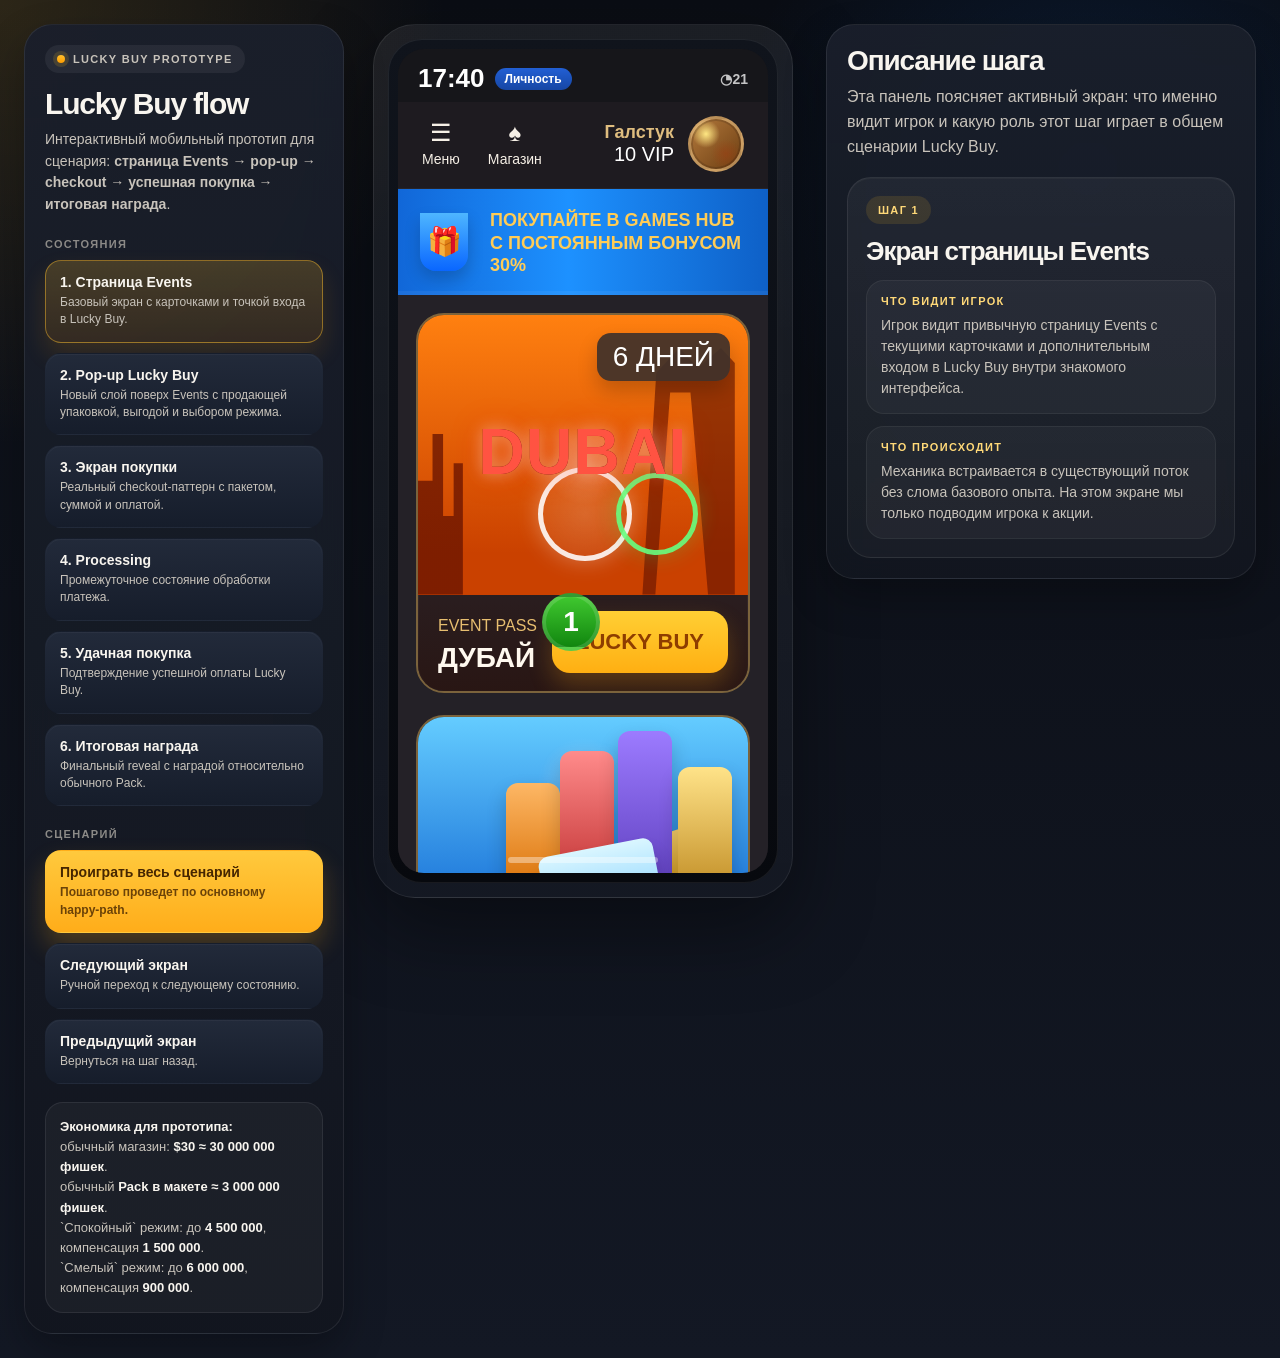
<file: test1-main/lucky_buy_events_prototype.html>
<!DOCTYPE html>
<html lang="ru">
<head>
  <meta charset="UTF-8" />
  <meta name="viewport" content="width=device-width, initial-scale=1.0" />
  <title>Lucky Buy | Events Flow Prototype</title>
  <style>
    :root {
      --bg: #0e1117;
      --panel: #181d27;
      --panel-2: #202735;
      --panel-3: #272f40;
      --line: rgba(255, 255, 255, 0.08);
      --text: #f8f5ef;
      --text-soft: #c8c3bb;
      --text-dim: #8c8a87;
      --gold: #ffbf2d;
      --gold-strong: #ff9d00;
      --blue: #1279ff;
      --brown: #522e1c;
      --orange: #ea6d0d;
      --green: #31bf3a;
      --success: #41cf82;
      --danger: #ff6b5f;
      --shadow: 0 30px 80px rgba(0, 0, 0, 0.4);
      --shadow-soft: 0 18px 40px rgba(0, 0, 0, 0.28);
      --radius-xl: 34px;
      --radius-lg: 24px;
      --radius-md: 18px;
      --radius-sm: 14px;
    }

    * {
      box-sizing: border-box;
    }

    html,
    body {
      min-height: 100%;
    }

    body {
      margin: 0;
      font-family: "Segoe UI", Arial, sans-serif;
      background:
        radial-gradient(circle at top left, rgba(255, 191, 45, 0.14), transparent 24%),
        radial-gradient(circle at 85% 12%, rgba(18, 121, 255, 0.12), transparent 22%),
        linear-gradient(180deg, #0a0d14 0%, #131824 100%);
      color: var(--text);
    }

    .layout {
      display: grid;
      grid-template-columns: 320px minmax(0, 1fr);
      gap: 24px;
      min-height: 100vh;
      padding: 24px;
    }

    .panel {
      background: linear-gradient(180deg, rgba(26, 31, 43, 0.95), rgba(18, 22, 31, 0.92));
      border: 1px solid var(--line);
      border-radius: 28px;
      box-shadow: var(--shadow-soft);
      backdrop-filter: blur(18px);
    }

    .sidebar {
      position: sticky;
      top: 24px;
      padding: 20px;
      align-self: start;
    }

    .eyebrow {
      display: inline-flex;
      align-items: center;
      gap: 8px;
      padding: 8px 12px;
      border-radius: 999px;
      background: rgba(255, 255, 255, 0.06);
      color: var(--text-soft);
      font-size: 11px;
      font-weight: 800;
      letter-spacing: 0.12em;
      text-transform: uppercase;
    }

    .eyebrow::before {
      content: "";
      width: 8px;
      height: 8px;
      border-radius: 50%;
      background: linear-gradient(180deg, var(--gold), var(--gold-strong));
      box-shadow: 0 0 0 4px rgba(255, 191, 45, 0.15);
    }

    .sidebar h1 {
      margin: 16px 0 10px;
      font-size: 30px;
      line-height: 1;
      letter-spacing: -0.04em;
    }

    .sidebar p {
      margin: 0;
      color: var(--text-soft);
      line-height: 1.55;
      font-size: 14px;
    }

    .section-label {
      margin: 22px 0 10px;
      color: var(--text-dim);
      font-size: 11px;
      font-weight: 800;
      letter-spacing: 0.12em;
      text-transform: uppercase;
    }

    .state-list,
    .action-list {
      display: grid;
      gap: 10px;
    }

    .state-button,
    .action-button {
      appearance: none;
      width: 100%;
      border: 1px solid transparent;
      border-radius: 16px;
      padding: 13px 14px;
      text-align: left;
      cursor: pointer;
      color: var(--text);
      background: linear-gradient(180deg, #222a3a, #161d2b);
      transition: transform 0.18s ease, border-color 0.18s ease, box-shadow 0.18s ease;
      box-shadow: inset 0 1px 0 rgba(255, 255, 255, 0.04);
    }

    .state-button:hover,
    .action-button:hover {
      transform: translateY(-1px);
      border-color: rgba(255, 191, 45, 0.3);
    }

    .state-button.is-active {
      border-color: rgba(255, 191, 45, 0.45);
      background: linear-gradient(180deg, rgba(255, 191, 45, 0.2), rgba(255, 145, 0, 0.12));
      box-shadow: 0 12px 24px rgba(255, 157, 0, 0.14);
    }

    .state-button strong,
    .action-button strong {
      display: block;
      font-size: 14px;
      margin-bottom: 4px;
    }

    .state-button span,
    .action-button span {
      display: block;
      color: var(--text-soft);
      font-size: 12px;
      line-height: 1.45;
    }

    .action-button.primary {
      background: linear-gradient(180deg, #ffc93d, #ffad1a);
      color: #462600;
      font-weight: 800;
      box-shadow: 0 14px 26px rgba(255, 173, 26, 0.24);
    }

    .action-button.primary span {
      color: rgba(70, 38, 0, 0.8);
    }

    .prototype-meta {
      margin-top: 18px;
      padding: 14px;
      border-radius: 18px;
      background: rgba(255, 255, 255, 0.04);
      border: 1px solid var(--line);
      color: var(--text-soft);
      font-size: 13px;
      line-height: 1.55;
    }

    .prototype-meta strong {
      color: var(--text);
    }

    .stage {
      min-width: 0;
      display: grid;
      grid-template-columns: minmax(400px, 430px) minmax(0, 1fr);
      gap: 28px;
      align-items: start;
    }

    .phone-wrap {
      display: flex;
      justify-content: center;
    }

    .phone-shell {
      padding: 14px;
      border-radius: 42px;
      background: linear-gradient(180deg, rgba(255, 255, 255, 0.07), rgba(255, 255, 255, 0.02));
      border: 1px solid rgba(255, 255, 255, 0.08);
      box-shadow: var(--shadow);
    }

    .phone {
      width: 390px;
      height: 844px;
      padding: 10px;
      border-radius: 34px;
      background: linear-gradient(180deg, #10141c, #07090e);
      box-shadow: inset 0 0 0 1px rgba(255, 255, 255, 0.07);
    }

    .screen {
      position: relative;
      width: 100%;
      height: 100%;
      overflow: hidden;
      border-radius: 26px;
      background: #16161a;
    }

    .state-screen {
      position: absolute;
      inset: 0;
      display: none;
    }

    .state-screen.is-active {
      display: block;
    }

    .phone-status {
      display: flex;
      justify-content: space-between;
      align-items: center;
      padding: 14px 20px 8px;
      font-size: 16px;
      font-weight: 800;
      color: #fff;
    }

    .phone-status .network {
      display: inline-flex;
      align-items: center;
      gap: 8px;
      padding: 4px 10px;
      border-radius: 999px;
      background: linear-gradient(180deg, #225fd4, #1646a4);
      font-size: 12px;
      font-weight: 700;
    }

    .phone-status .icons {
      color: rgba(255, 255, 255, 0.75);
      font-size: 14px;
    }

    .hub-header {
      display: flex;
      justify-content: space-between;
      align-items: center;
      padding: 14px 24px 16px;
      background: #1e1b20;
      border-bottom: 1px solid rgba(255, 255, 255, 0.04);
    }

    .hub-nav {
      display: flex;
      gap: 28px;
      align-items: center;
    }

    .nav-item {
      display: grid;
      justify-items: center;
      gap: 6px;
      color: #f6f0e6;
      font-size: 14px;
    }

    .nav-icon {
      font-size: 24px;
      line-height: 1;
    }

    .profile {
      display: flex;
      align-items: center;
      gap: 14px;
      color: #dfbd7f;
    }

    .avatar {
      width: 56px;
      height: 56px;
      border-radius: 50%;
      background:
        radial-gradient(circle at 30% 30%, #ffe783, transparent 28%),
        radial-gradient(circle at 70% 70%, rgba(155, 63, 19, 0.6), transparent 30%),
        linear-gradient(135deg, #b47a3d, #6b3d11);
      border: 3px solid rgba(255, 222, 160, 0.45);
      box-shadow: inset 0 0 0 2px rgba(0, 0, 0, 0.15);
    }

    .promo-bar {
      position: relative;
      margin: 0;
      padding: 20px 24px 18px 92px;
      background: linear-gradient(90deg, #1167d8, #1d91ff 46%, #0e60c7);
      color: #ffcc56;
      font-weight: 800;
      font-size: 18px;
      line-height: 1.25;
      text-transform: uppercase;
      box-shadow: inset 0 -4px 0 rgba(255, 255, 255, 0.05);
    }

    .promo-bar::before {
      content: "🎁";
      position: absolute;
      left: 22px;
      top: 50%;
      transform: translateY(-50%);
      width: 48px;
      height: 58px;
      display: grid;
      place-items: center;
      font-size: 28px;
      background: linear-gradient(180deg, #4eb6ff, #0966ff);
      border-radius: 0 0 16px 16px;
      box-shadow: 0 8px 16px rgba(0, 0, 0, 0.18);
    }

    .events-scroll {
      height: calc(100% - 155px);
      padding: 18px 18px 24px;
      overflow: hidden;
      background: #242127;
    }

    .event-card {
      position: relative;
      margin-bottom: 22px;
      border-radius: 28px;
      overflow: hidden;
      border: 2px solid rgba(244, 191, 89, 0.42);
      box-shadow: inset 0 0 0 1px rgba(255, 255, 255, 0.06);
    }

    .event-card__hero {
      min-height: 280px;
      padding: 22px;
      display: flex;
      align-items: flex-end;
      position: relative;
      overflow: hidden;
    }

    .event-card--dubai .event-card__hero {
      background:
        radial-gradient(circle at 50% 55%, rgba(255, 255, 255, 0.18), transparent 16%),
        linear-gradient(180deg, #ff8010, #ca4100 85%);
    }

    .event-card--shop .event-card__hero {
      min-height: 220px;
      background:
        radial-gradient(circle at 50% 30%, rgba(255, 255, 255, 0.26), transparent 20%),
        linear-gradient(180deg, #64ccff, #1b73d8 85%);
    }

    .event-card--space .event-card__hero {
      min-height: 220px;
      background:
        radial-gradient(circle at 65% 40%, rgba(255, 255, 255, 0.18), transparent 16%),
        linear-gradient(180deg, #1137d1, #081965 85%);
    }

    .city-shapes,
    .chip-cluster,
    .space-ship {
      position: absolute;
      inset: 0;
      pointer-events: none;
    }

    .city-shapes::before,
    .city-shapes::after {
      content: "";
      position: absolute;
      bottom: 0;
      left: 0;
      width: 40%;
      height: 70%;
      background:
        linear-gradient(180deg, transparent 0, transparent 18%, rgba(103, 19, 0, 0.9) 18%, rgba(103, 19, 0, 0.9) 100%);
      clip-path: polygon(0 100%, 0 42%, 11% 42%, 11% 18%, 19% 18%, 19% 60%, 27% 60%, 27% 33%, 34% 33%, 34% 100%);
      opacity: 0.85;
    }

    .city-shapes::after {
      left: auto;
      right: 4%;
      width: 28%;
      height: 88%;
      clip-path: polygon(14% 100%, 30% 18%, 52% 18%, 71% 100%, 100% 100%, 100% 6%, 85% 0, 60% 8%, 40% 0, 15% 10%, 0 100%);
      background: rgba(99, 18, 0, 0.72);
    }

    .dubai-logo {
      position: absolute;
      left: 50%;
      top: 36%;
      transform: translateX(-50%);
      font-size: 64px;
      font-weight: 900;
      letter-spacing: 0.02em;
      color: #ff5342;
      text-shadow:
        0 0 0 #691100,
        0 0 16px rgba(255, 255, 255, 0.45),
        0 0 30px rgba(255, 30, 0, 0.45);
    }

    .chip-cluster::before,
    .chip-cluster::after {
      content: "";
      position: absolute;
      border-radius: 50%;
      border: 5px solid rgba(255, 255, 255, 0.88);
      box-shadow: 0 0 22px rgba(255, 255, 255, 0.3);
    }

    .chip-cluster::before {
      width: 84px;
      height: 84px;
      left: 120px;
      top: 152px;
      background: radial-gradient(circle, rgba(255, 255, 255, 0.16), rgba(255, 255, 255, 0.04));
    }

    .chip-cluster::after {
      width: 72px;
      height: 72px;
      left: 198px;
      top: 158px;
      border-color: rgba(103, 255, 128, 0.9);
      box-shadow: 0 0 22px rgba(53, 255, 121, 0.24);
    }

    .coins-stack {
      position: absolute;
      right: 12px;
      top: 54px;
      width: 226px;
      height: 126px;
      z-index: 0;
      pointer-events: none;
      background:
        radial-gradient(circle at 22% 62%, rgba(255, 239, 177, 0.98) 0 15%, rgba(245, 185, 43, 0.98) 15% 31%, rgba(177, 110, 7, 0.94) 31% 37%, transparent 38%),
        radial-gradient(circle at 48% 50%, rgba(255, 239, 177, 0.98) 0 15%, rgba(245, 185, 43, 0.98) 15% 31%, rgba(177, 110, 7, 0.94) 31% 37%, transparent 38%),
        radial-gradient(circle at 77% 56%, rgba(255, 239, 177, 0.98) 0 17%, rgba(239, 175, 34, 0.98) 17% 35%, rgba(164, 101, 7, 0.94) 35% 41%, transparent 42%),
        radial-gradient(circle at 40% 82%, rgba(255, 255, 255, 0.22), transparent 12%),
        radial-gradient(circle at 63% 26%, rgba(255, 255, 255, 0.18), transparent 10%);
      filter: saturate(1.05);
    }

    .coins-stack::before,
    .coins-stack::after {
      content: none;
    }

    .shop-assets {
      position: absolute;
      inset: 0;
    }

    .chip-stack {
      position: absolute;
      bottom: 38px;
      width: 54px;
      border-radius: 12px 12px 8px 8px;
      box-shadow: 0 10px 20px rgba(0, 0, 0, 0.2);
    }

    .chip-stack.orange { left: 88px; height: 116px; background: linear-gradient(180deg, #fdb765, #d76c00); }
    .chip-stack.red { left: 142px; height: 148px; background: linear-gradient(180deg, #ff8b8b, #bb2a2a); }
    .chip-stack.violet { left: 200px; height: 168px; background: linear-gradient(180deg, #9c7bff, #5a3bb9); }
    .chip-stack.gold { left: 260px; height: 132px; background: linear-gradient(180deg, #ffe389, #be8920); }

    .shop-assets::before {
      content: "";
      position: absolute;
      bottom: 36px;
      right: 34px;
      width: 110px;
      height: 64px;
      border-radius: 14px;
      background: linear-gradient(180deg, #ffd56e, #ca8c05);
      transform: rotate(-18deg);
      box-shadow: 0 16px 26px rgba(0, 0, 0, 0.2);
    }

    .shop-assets::after {
      content: "";
      position: absolute;
      bottom: 26px;
      left: 124px;
      width: 116px;
      height: 64px;
      border-radius: 10px;
      background: linear-gradient(180deg, #daf6ff, #8fd6ff);
      transform: rotate(-11deg);
      box-shadow: 0 14px 18px rgba(0, 0, 0, 0.16);
    }

    .space-ship::before {
      content: "";
      position: absolute;
      left: 130px;
      top: 34px;
      width: 160px;
      height: 140px;
      border-radius: 50% 50% 45% 45%;
      background:
        radial-gradient(circle at 50% 70%, #ff9831, transparent 22%),
        linear-gradient(180deg, #edf3ff, #9cbcff);
      transform: rotate(16deg);
      box-shadow: 0 18px 26px rgba(0, 0, 0, 0.26);
    }

    .event-card__footer {
      display: flex;
      justify-content: space-between;
      align-items: flex-end;
      gap: 14px;
      padding: 16px 20px 18px;
      background: linear-gradient(180deg, rgba(58, 20, 11, 0.28), rgba(41, 21, 18, 0.92));
    }

    .event-card--shop .event-card__footer {
      background: linear-gradient(180deg, rgba(15, 38, 73, 0.28), rgba(18, 45, 77, 0.92));
    }

    .event-card--space .event-card__footer {
      background: linear-gradient(180deg, rgba(10, 17, 58, 0.22), rgba(12, 20, 72, 0.94));
    }

    .event-card__meta {
      max-width: 54%;
    }

    .event-card__kicker {
      color: #e7be70;
      font-size: 16px;
      font-weight: 500;
      text-transform: uppercase;
      margin-bottom: 8px;
    }

    .event-card__title {
      margin: 0;
      font-size: 28px;
      line-height: 1.05;
      color: #fff9ef;
      text-transform: uppercase;
      font-weight: 900;
    }

    .event-card__title--shop {
      font-size: 24px;
      line-height: 1.15;
    }

    .event-badge {
      position: absolute;
      top: 18px;
      right: 18px;
      padding: 10px 16px;
      border-radius: 14px;
      background: rgba(63, 49, 43, 0.92);
      color: #fff;
      font-size: 28px;
      line-height: 1;
      box-shadow: 0 10px 20px rgba(0, 0, 0, 0.2);
    }

    .cta {
      position: relative;
      border: 0;
      padding: 18px 24px;
      border-radius: 18px;
      background: linear-gradient(180deg, #ffcf34, #ffaf12);
      color: #8e3d00;
      font-weight: 900;
      font-size: 22px;
      text-transform: uppercase;
      box-shadow: 0 12px 24px rgba(255, 168, 20, 0.24);
    }

    .cta--shop {
      min-width: 188px;
    }

    .bonus-dot {
      position: absolute;
      left: -10px;
      top: -18px;
      width: 58px;
      height: 58px;
      border-radius: 50%;
      display: grid;
      place-items: center;
      background: linear-gradient(180deg, #3fc72f, #11860f);
      color: #fff;
      font-size: 28px;
      font-weight: 900;
      border: 4px solid rgba(255, 255, 255, 0.14);
    }

    .home-indicator {
      position: absolute;
      left: 50%;
      bottom: 10px;
      transform: translateX(-50%);
      width: 150px;
      height: 6px;
      border-radius: 999px;
      background: rgba(255, 255, 255, 0.38);
    }

    .popup-overlay {
      position: absolute;
      inset: 0;
      background: rgba(5, 6, 10, 0.54);
      backdrop-filter: blur(8px);
      display: flex;
      align-items: center;
      justify-content: center;
      padding: 36px 18px 78px;
    }

    .lucky-popup {
      position: relative;
      width: min(100%, 364px);
      max-height: 730px;
      border-radius: 32px;
      overflow: hidden;
      background:
        radial-gradient(circle at top right, rgba(255, 180, 76, 0.16), transparent 24%),
        linear-gradient(180deg, #191d29, #12161f 74%);
      border: 1px solid rgba(255, 203, 71, 0.24);
      box-shadow: 0 28px 70px rgba(0, 0, 0, 0.42);
    }

    .lucky-popup__hero {
      padding: 22px 22px 16px;
      background:
        radial-gradient(circle at 18% 22%, rgba(255, 201, 61, 0.18), transparent 20%),
        linear-gradient(180deg, #2b1d12, #17141d);
      border-bottom: 1px solid rgba(255, 255, 255, 0.05);
    }

    .popup-close {
      position: absolute;
      top: 14px;
      right: 14px;
      width: 42px;
      height: 42px;
      border-radius: 50%;
      border: 1px solid rgba(255, 255, 255, 0.12);
      background: rgba(0, 0, 0, 0.22);
      color: #fff;
      font-size: 24px;
      line-height: 1;
    }

    .lucky-badge {
      display: inline-flex;
      align-items: center;
      gap: 8px;
      padding: 8px 12px;
      border-radius: 999px;
      background: rgba(255, 191, 45, 0.14);
      color: #ffd96d;
      font-weight: 800;
      font-size: 12px;
      letter-spacing: 0.08em;
      text-transform: uppercase;
    }

    .lucky-title {
      margin: 0 52px 14px 0;
      font-size: 40px;
      line-height: 0.92;
      letter-spacing: -0.04em;
    }

    .lucky-copy {
      color: var(--text-soft);
      line-height: 1.22;
      font-size: 16px;
      margin-bottom: 0;
    }

    .mode-grid {
      padding: 16px 22px 0;
      display: grid;
      grid-template-columns: 1fr;
      gap: 10px;
    }

    .mode-card {
      position: relative;
      border-radius: 24px;
      padding: 16px 18px 14px;
      border: 1px solid rgba(255, 255, 255, 0.08);
      background: linear-gradient(180deg, rgba(255, 255, 255, 0.05), rgba(255, 255, 255, 0.035));
      transition: border-color 0.18s ease, transform 0.18s ease, box-shadow 0.18s ease;
      cursor: pointer;
      min-height: 118px;
      display: flex;
      flex-direction: column;
      justify-content: flex-start;
      gap: 8px;
    }

    .mode-card[data-mode]::before {
      content: "";
      position: absolute;
      top: 16px;
      right: 16px;
      width: 22px;
      height: 22px;
      border-radius: 50%;
      border: 2px solid rgba(255, 255, 255, 0.22);
      background: rgba(255, 255, 255, 0.04);
      box-shadow: inset 0 1px 0 rgba(255, 255, 255, 0.04);
    }

    .mode-card.is-selected {
      border-color: rgba(255, 203, 103, 0.84);
      box-shadow:
        0 0 0 1px rgba(255, 231, 166, 0.12),
        0 16px 30px rgba(255, 170, 55, 0.14);
      transform: translateY(-1px);
    }

    .mode-card.is-selected::before {
      content: "✓";
      display: grid;
      place-items: center;
      color: #5f3100;
      font-size: 13px;
      font-weight: 900;
      border-color: rgba(255, 212, 112, 0.96);
      background: linear-gradient(180deg, #ffd973, #ffb629);
      box-shadow: 0 8px 18px rgba(255, 181, 41, 0.22);
    }

    .mode-card--base {
      background: rgba(255, 255, 255, 0.04);
      border-color: rgba(255, 255, 255, 0.1);
    }

    .mode-card--featured {
      border-color: rgba(255, 204, 104, 0.74);
      background:
        radial-gradient(circle at 82% 20%, rgba(255, 210, 96, 0.15), transparent 18%),
        linear-gradient(180deg, rgba(71, 45, 19, 0.98), rgba(34, 27, 26, 0.98));
      box-shadow:
        0 18px 34px rgba(255, 157, 0, 0.12),
        inset 0 1px 0 rgba(255, 233, 177, 0.08);
    }

    .mode-card--featured::after {
      content: "";
      position: absolute;
      inset: 0;
      border-radius: inherit;
      pointer-events: none;
      box-shadow: inset 0 0 0 1px rgba(255, 229, 161, 0.12);
    }

    .mode-card--featured .mode-value {
      color: #ffd977;
      font-size: 36px;
      text-shadow: 0 0 18px rgba(255, 199, 88, 0.08);
    }

    .mode-card--featured .mode-tags span {
      background: rgba(255, 198, 79, 0.1);
      color: #ffd978;
    }

    .mode-row {
      display: flex;
      justify-content: flex-start;
      gap: 10px;
      align-items: flex-start;
    }

    .mode-card strong {
      display: block;
      font-size: 20px;
      margin-bottom: 0;
      line-height: 1.05;
      padding-right: 34px;
    }

    .mode-card__eyebrow {
      color: #e8bc7c;
      font-size: 10px;
      font-weight: 800;
      letter-spacing: 0.08em;
      text-transform: uppercase;
      margin-bottom: 6px;
    }

    .mode-value {
      font-size: 30px;
      font-weight: 900;
      line-height: 0.98;
      margin-top: 2px;
      color: #fff9ef;
    }

    .mode-tags {
      margin-top: auto;
      display: flex;
      flex-wrap: wrap;
      gap: 8px;
    }

    .mode-tags span {
      display: flex;
      align-items: center;
      justify-content: center;
      min-height: 34px;
      padding: 6px 14px;
      border-radius: 999px;
      background: rgba(255, 255, 255, 0.06);
      color: #f4d28a;
      font-size: 11px;
      font-weight: 700;
      letter-spacing: 0.04em;
      text-align: center;
    }

    .popup-footer {
      padding: 16px 22px 22px;
    }

    .popup-actions {
      display: grid;
      grid-template-columns: 1fr;
      gap: 12px;
    }

    .popup-button {
      border: 0;
      border-radius: 18px;
      min-height: 60px;
      font-size: 20px;
      font-weight: 900;
      cursor: pointer;
    }

    .popup-button.primary {
      background: linear-gradient(180deg, #ffd04d, #ffac11);
      color: #723300;
      box-shadow: 0 16px 28px rgba(255, 166, 13, 0.22);
    }

    .browser-bar {
      display: flex;
      align-items: center;
      justify-content: space-between;
      gap: 10px;
      padding: 14px 18px 12px;
      background: #303238;
      color: #fff;
    }

    .browser-left,
    .browser-right {
      display: flex;
      align-items: center;
      gap: 18px;
      font-size: 22px;
    }

    .browser-domain {
      flex: 1;
      min-width: 0;
      text-align: left;
    }

    .browser-domain strong {
      display: block;
      font-size: 25px;
      font-weight: 500;
      line-height: 1;
      margin-bottom: 4px;
      white-space: nowrap;
      overflow: hidden;
      text-overflow: ellipsis;
    }

    .browser-domain span {
      color: rgba(255, 255, 255, 0.76);
      font-size: 13px;
    }

    .checkout-screen {
      background: #ececf1;
      color: #1f2025;
      height: calc(100% - 62px);
      overflow: hidden;
    }

    .checkout-hero {
      padding: 20px 20px 18px;
      background:
        radial-gradient(circle at 50% -10%, rgba(255, 238, 170, 0.35), transparent 28%),
        linear-gradient(180deg, #9a5b00, #5d3414 90%);
      color: #fff;
      min-height: 300px;
      position: relative;
      overflow: hidden;
    }

    .checkout-hero::before,
    .checkout-hero::after {
      content: "";
      position: absolute;
      border-radius: 50%;
      background: linear-gradient(180deg, #ffdf76, #a56a00);
      opacity: 0.92;
    }

    .checkout-hero::before {
      width: 180px;
      height: 180px;
      left: -84px;
      top: -96px;
      opacity: 0.18;
      filter: blur(6px);
    }

    .checkout-hero::after {
      width: 210px;
      height: 210px;
      right: -110px;
      top: -78px;
      opacity: 0.16;
      filter: blur(6px);
    }

    .hero-topline {
      display: flex;
      justify-content: space-between;
      align-items: center;
      position: relative;
      z-index: 1;
    }

    .kg-logo {
      width: 48px;
      height: 48px;
      border-radius: 50%;
      border: 3px solid rgba(255, 226, 135, 0.45);
      display: grid;
      place-items: center;
      font-weight: 900;
      font-size: 24px;
      color: #ffd467;
    }

    .checkout-copy {
      position: relative;
      z-index: 1;
      margin-top: 62px;
      max-width: 190px;
    }

    .checkout-copy p {
      margin: 0 0 10px;
      font-size: 24px;
    }

    .checkout-copy h2 {
      margin: 0 0 22px;
      font-size: 72px;
      line-height: 0.94;
      font-weight: 900;
      letter-spacing: -0.04em;
    }

    .price-breakdown {
      position: relative;
      z-index: 1;
      margin-top: 18px;
      padding-top: 18px;
      border-top: 4px solid rgba(255, 255, 255, 0.92);
    }

    .price-row {
      display: flex;
      justify-content: space-between;
      align-items: center;
      margin-bottom: 14px;
      font-size: 22px;
      font-weight: 500;
    }

    .price-row.total {
      margin-top: 18px;
      font-size: 28px;
      font-weight: 900;
    }

    .checkout-body {
      padding: 16px 14px 18px;
    }

    .methods {
      display: grid;
      grid-template-columns: repeat(3, 1fr);
      gap: 12px;
      margin-bottom: 16px;
    }

    .method-card {
      min-height: 92px;
      border-radius: 18px;
      border: 2px solid #d7d7de;
      background: #fff;
      padding: 14px;
      display: grid;
      align-content: center;
      justify-items: center;
      gap: 10px;
      font-size: 22px;
      color: #1e1f24;
    }

    .method-card.is-active {
      border-color: #e9be4d;
    }

    .field-box {
      background: #fff;
      border: 2px solid #e0e0e6;
      border-radius: 18px;
      padding: 18px 18px;
      font-size: 24px;
      color: #2a2d36;
      margin-bottom: 16px;
    }

    .card-box {
      display: flex;
      justify-content: space-between;
      align-items: center;
      gap: 16px;
      background: #fff;
      border: 2px solid #e9be4d;
      border-radius: 18px;
      padding: 18px;
      margin-bottom: 16px;
    }

    .card-box__left {
      display: flex;
      align-items: center;
      gap: 16px;
      font-size: 20px;
      color: #24262d;
    }

    .visa {
      width: 90px;
      height: 54px;
      border-radius: 12px;
      display: grid;
      place-items: center;
      border: 2px solid #dbdde6;
      color: #3151bf;
      font-size: 28px;
      font-weight: 900;
      background: #fff;
    }

    .card-check {
      width: 34px;
      height: 34px;
      border-radius: 50%;
      display: grid;
      place-items: center;
      background: linear-gradient(180deg, #ffd247, #ffb000);
      color: #fff;
      font-size: 18px;
      font-weight: 900;
    }

    .add-card {
      display: flex;
      align-items: center;
      gap: 14px;
      background: #fff;
      border: 2px solid #d7d7de;
      border-radius: 18px;
      padding: 20px 18px;
      margin-bottom: 18px;
      color: #3f73d7;
      font-size: 22px;
    }

    .pay-button {
      width: 100%;
      border: 0;
      border-radius: 16px;
      padding: 22px 20px;
      background: linear-gradient(180deg, #ffc833, #ffb100);
      color: #7a3600;
      font-size: 28px;
      font-weight: 900;
      box-shadow: 0 16px 28px rgba(255, 177, 0, 0.2);
    }

    .legal-copy {
      margin-top: 14px;
      text-align: center;
      color: #6f7280;
      font-size: 12px;
      line-height: 1.5;
    }

    .appcharge {
      margin-top: 16px;
      text-align: center;
      color: #1e2026;
      font-size: 34px;
      font-weight: 900;
    }

    .processing-screen {
      background: #4b4b4b;
      height: calc(100% - 62px);
      display: grid;
      place-items: center;
      text-align: center;
      padding: 32px;
    }

    .processing-content h2 {
      margin: 0 0 12px;
      font-size: 56px;
      line-height: 0.96;
    }

    .processing-content p {
      margin: 0 0 30px;
      color: rgba(255, 255, 255, 0.9);
      font-size: 28px;
      font-weight: 700;
      line-height: 1.2;
    }

    .spinner {
      width: 110px;
      height: 110px;
      border-radius: 50%;
      border: 10px solid rgba(255, 255, 255, 0.28);
      border-top-color: #fff;
      border-right-color: #6a24ff;
      margin: 0 auto;
      animation: spin 1.3s linear infinite;
    }

    @keyframes spin {
      to {
        transform: rotate(360deg);
      }
    }

    .success-screen,
    .reward-screen {
      background:
        radial-gradient(circle at top center, rgba(255, 211, 96, 0.18), transparent 22%),
        linear-gradient(180deg, #171b26, #0f1219 76%);
      height: 100%;
      display: grid;
      place-items: center;
      padding: 26px;
    }

    .success-card,
    .reward-card {
      width: 100%;
      border-radius: 30px;
      padding: 24px;
      background: linear-gradient(180deg, rgba(255, 255, 255, 0.06), rgba(255, 255, 255, 0.03));
      border: 1px solid rgba(255, 255, 255, 0.08);
      box-shadow: 0 24px 48px rgba(0, 0, 0, 0.28);
      text-align: center;
    }

    .success-icon {
      width: 90px;
      height: 90px;
      margin: 0 auto 18px;
      border-radius: 50%;
      display: grid;
      place-items: center;
      background: linear-gradient(180deg, #59e18e, #1f9f5c);
      color: #fff;
      font-size: 44px;
      font-weight: 900;
      box-shadow: 0 18px 30px rgba(65, 207, 130, 0.24);
    }

    .success-card h2,
    .reward-card h2 {
      margin: 0 0 10px;
      font-size: 32px;
      line-height: 1;
      letter-spacing: -0.04em;
    }

    .success-card p,
    .reward-card p {
      margin: 0;
      color: var(--text-soft);
      line-height: 1.38;
      font-size: 14px;
    }

    .success-summary {
      margin: 18px 0 0;
      display: grid;
      gap: 12px;
    }

    .success-pill {
      padding: 14px 16px;
      border-radius: 18px;
      background: rgba(255, 255, 255, 0.05);
      border: 1px solid rgba(255, 255, 255, 0.06);
      font-size: 16px;
      color: #fff;
    }

    .success-action {
      width: 100%;
      margin-top: 22px;
      border: 0;
      border-radius: 18px;
      padding: 18px 20px;
      background: linear-gradient(180deg, #ffd04d, #ffad12);
      color: #723300;
      font-size: 22px;
      font-weight: 900;
      box-shadow: 0 18px 28px rgba(255, 168, 20, 0.22);
    }

    .reward-glow {
      width: 180px;
      height: 180px;
      margin: 4px auto 16px;
      border-radius: 50%;
      background:
        radial-gradient(circle at 50% 50%, rgba(255, 233, 138, 0.95), rgba(255, 189, 47, 0.6) 28%, rgba(255, 170, 0, 0.18) 54%, transparent 70%);
      display: grid;
      place-items: center;
      position: relative;
    }

    .reward-pack {
      width: 120px;
      height: 120px;
      border-radius: 26px;
      background:
        radial-gradient(circle at 50% 28%, rgba(255, 255, 255, 0.42), transparent 18%),
        linear-gradient(180deg, #ffcf59, #8c5100);
      box-shadow: 0 18px 34px rgba(0, 0, 0, 0.28);
      position: relative;
    }

    .reward-pack::before,
    .reward-pack::after {
      content: "";
      position: absolute;
      border-radius: 50%;
      background: linear-gradient(180deg, #ffe38b, #d78f00);
    }

    .reward-pack::before {
      width: 48px;
      height: 48px;
      left: 12px;
      top: 30px;
    }

    .reward-pack::after {
      width: 40px;
      height: 40px;
      right: 12px;
      top: 36px;
    }

    .reward-chipbar {
      margin: 16px 0 12px;
      display: flex;
      justify-content: center;
      gap: 12px;
    }

    .reward-chip {
      width: 54px;
      height: 54px;
      border-radius: 50%;
      border: 4px solid rgba(255, 255, 255, 0.84);
      box-shadow: 0 10px 20px rgba(0, 0, 0, 0.2);
    }

    .reward-chip.red { background: linear-gradient(180deg, #ff8f8f, #b82828); }
    .reward-chip.gold { background: linear-gradient(180deg, #ffe18b, #b78100); }
    .reward-chip.green { background: linear-gradient(180deg, #77f98e, #1a9c45); }

    .reward-box {
      margin: 12px 0 0;
      padding: 14px;
      border-radius: 20px;
      background: rgba(255, 255, 255, 0.05);
      border: 1px solid rgba(255, 255, 255, 0.06);
      text-align: left;
    }

    .reward-box strong {
      display: block;
      margin-bottom: 4px;
      font-size: 18px;
    }

    .reward-boost {
      margin: 10px 0 0;
      padding: 14px 16px;
      border-radius: 22px;
      background: linear-gradient(180deg, rgba(255, 201, 74, 0.18), rgba(255, 145, 0, 0.08));
      border: 1px solid rgba(255, 206, 93, 0.3);
      text-align: center;
      box-shadow: inset 0 1px 0 rgba(255, 234, 182, 0.08);
    }

    .reward-boost__eyebrow {
      color: #ffd978;
      font-size: 11px;
      font-weight: 800;
      letter-spacing: 0.12em;
      text-transform: uppercase;
      margin-bottom: 6px;
    }

    .reward-boost strong {
      display: block;
      font-size: 22px;
      line-height: 1;
      margin-bottom: 4px;
      color: #fff;
    }

    .reward-boost span {
      color: #f9e0a4;
      font-size: 13px;
      font-weight: 700;
    }

    .reward-actions {
      margin-top: 20px;
      display: grid;
      gap: 12px;
    }

    .reward-actions button {
      width: 100%;
      border: 0;
      border-radius: 18px;
      padding: 18px 20px;
      font-size: 20px;
      font-weight: 900;
      cursor: pointer;
    }

    .reward-actions .primary {
      background: linear-gradient(180deg, #ffd04d, #ffab11);
      color: #723300;
    }

    .reward-actions .secondary {
      background: rgba(255, 255, 255, 0.06);
      color: #fff;
      border: 1px solid rgba(255, 255, 255, 0.08);
    }

    .storyboard {
      padding: 20px;
    }

    .storyboard h2 {
      margin: 0 0 8px;
      font-size: 28px;
      letter-spacing: -0.04em;
    }

    .storyboard p {
      margin: 0;
      color: var(--text-soft);
      line-height: 1.55;
    }

    .screen-detail {
      margin-top: 18px;
      padding: 18px;
      border-radius: 24px;
      background: linear-gradient(180deg, rgba(255, 255, 255, 0.05), rgba(255, 255, 255, 0.03));
      border: 1px solid var(--line);
      box-shadow: inset 0 1px 0 rgba(255, 255, 255, 0.03);
    }

    .screen-detail__step {
      display: inline-flex;
      align-items: center;
      gap: 8px;
      padding: 8px 12px;
      border-radius: 999px;
      background: rgba(255, 191, 45, 0.12);
      color: #ffd978;
      font-size: 11px;
      font-weight: 800;
      letter-spacing: 0.12em;
      text-transform: uppercase;
    }

    .screen-detail h3 {
      margin: 14px 0 16px;
      font-size: 26px;
      line-height: 1;
      letter-spacing: -0.04em;
    }

    .screen-detail__grid {
      display: grid;
      gap: 12px;
    }

    .screen-detail__item {
      padding: 14px;
      border-radius: 18px;
      background: rgba(255, 255, 255, 0.04);
      border: 1px solid rgba(255, 255, 255, 0.06);
    }

    .screen-detail__label {
      margin-bottom: 8px;
      color: #ffd978;
      font-size: 11px;
      font-weight: 800;
      letter-spacing: 0.12em;
      text-transform: uppercase;
    }

    .screen-detail__item p {
      margin: 0;
      color: var(--text-soft);
      font-size: 14px;
      line-height: 1.5;
    }

    @media (max-width: 1180px) {
      .layout {
        grid-template-columns: 1fr;
      }

      .sidebar {
        position: static;
      }

      .stage {
        grid-template-columns: 1fr;
      }

      .phone-wrap {
        order: 1;
      }

      .storyboard {
        order: 2;
      }
    }

    @media (max-width: 640px) {
      .layout {
        padding: 14px;
      }

      .phone-shell {
        padding: 10px;
      }

      .phone {
        width: min(100vw - 48px, 390px);
        height: 844px;
      }

      .popup-overlay {
        padding: 38px 18px 64px;
      }
    }
  </style>
</head>
<body>
  <div class="layout">
    <aside class="sidebar panel">
      <div class="eyebrow">Lucky Buy prototype</div>
      <h1>Lucky Buy flow</h1>
      <p>
        Интерактивный мобильный прототип для сценария:
        <strong>страница Events → pop-up → checkout → успешная покупка → итоговая награда</strong>.
      </p>

      <div class="section-label">Состояния</div>
      <div class="state-list" id="stateList">
        <button class="state-button is-active" type="button" data-target="events">
          <strong>1. Страница Events</strong>
          <span>Базовый экран с карточками и точкой входа в Lucky Buy.</span>
        </button>
        <button class="state-button" type="button" data-target="popup">
          <strong>2. Pop-up Lucky Buy</strong>
          <span>Новый слой поверх Events с продающей упаковкой, выгодой и выбором режима.</span>
        </button>
        <button class="state-button" type="button" data-target="checkout">
          <strong>3. Экран покупки</strong>
          <span>Реальный checkout-паттерн с пакетом, суммой и оплатой.</span>
        </button>
        <button class="state-button" type="button" data-target="processing">
          <strong>4. Processing</strong>
          <span>Промежуточное состояние обработки платежа.</span>
        </button>
        <button class="state-button" type="button" data-target="success">
          <strong>5. Удачная покупка</strong>
          <span>Подтверждение успешной оплаты Lucky Buy.</span>
        </button>
        <button class="state-button" type="button" data-target="reward">
          <strong>6. Итоговая награда</strong>
          <span>Финальный reveal с наградой относительно обычного Pack.</span>
        </button>
      </div>

      <div class="section-label">Сценарий</div>
      <div class="action-list">
        <button class="action-button primary" type="button" id="playFlow">
          <strong>Проиграть весь сценарий</strong>
          <span>Пошагово проведет по основному happy-path.</span>
        </button>
        <button class="action-button" type="button" id="nextState">
          <strong>Следующий экран</strong>
          <span>Ручной переход к следующему состоянию.</span>
        </button>
        <button class="action-button" type="button" id="prevState">
          <strong>Предыдущий экран</strong>
          <span>Вернуться на шаг назад.</span>
        </button>
      </div>

      <div class="prototype-meta">
        <strong>Экономика для прототипа:</strong><br />
        обычный магазин: <strong>$30 ≈ 30 000 000 фишек</strong>.<br />
        обычный <strong>Pack в макете ≈ 3 000 000 фишек</strong>.<br />
        `Спокойный` режим: до <strong>4 500 000</strong>, компенсация <strong>1 500 000</strong>.<br />
        `Смелый` режим: до <strong>6 000 000</strong>, компенсация <strong>900 000</strong>.
      </div>
    </aside>

    <main class="stage">
      <div class="phone-wrap">
        <div class="phone-shell">
          <div class="phone">
            <div class="screen">
              <section class="state-screen is-active" data-state="events">
                <div class="phone-status">
                  <div style="display:flex; align-items:center; gap:10px;">
                    <span style="font-size:26px;">17:40</span>
                    <span class="network">Личность</span>
                  </div>
                  <div class="icons">◔21</div>
                </div>
                <div class="hub-header">
                  <div class="hub-nav">
                    <div class="nav-item">
                      <div class="nav-icon">☰</div>
                      <div>Меню</div>
                    </div>
                    <div class="nav-item">
                      <div class="nav-icon">♠</div>
                      <div>Магазин</div>
                    </div>
                  </div>
                  <div class="profile">
                    <div style="text-align:right;">
                      <div style="font-size:18px; font-weight:700;">Галстук</div>
                      <div style="font-size:20px; color:#fff;">10 VIP</div>
                    </div>
                    <div class="avatar"></div>
                  </div>
                </div>
                <div class="promo-bar">Покупайте в Games HUB с постоянным бонусом 30%</div>
                <div class="events-scroll">
                  <article class="event-card event-card--dubai">
                    <div class="event-card__hero">
                      <div class="city-shapes"></div>
                      <div class="chip-cluster"></div>
                      <div class="dubai-logo">DUBAI</div>
                      <div class="event-badge">6 ДНЕЙ</div>
                    </div>
                    <div class="event-card__footer">
                      <div class="event-card__meta">
                        <div class="event-card__kicker">Event pass</div>
                        <h2 class="event-card__title">Дубай</h2>
                      </div>
                      <button class="cta" type="button" data-open-popup>
                        <span class="bonus-dot">1</span>
                        Lucky Buy
                      </button>
                    </div>
                  </article>

                  <article class="event-card event-card--shop">
                    <div class="event-card__hero">
                      <div class="shop-assets">
                        <div class="chip-stack orange"></div>
                        <div class="chip-stack red"></div>
                        <div class="chip-stack violet"></div>
                        <div class="chip-stack gold"></div>
                      </div>
                    </div>
                    <div class="event-card__footer">
                      <div class="event-card__meta">
                        <div class="event-card__kicker">Магазин</div>
                        <h2 class="event-card__title event-card__title--shop">На 30% выгоднее, чем в приложении</h2>
                      </div>
                      <button class="cta cta--shop" type="button">В магазин</button>
                    </div>
                  </article>

                  <article class="event-card event-card--space">
                    <div class="event-card__hero">
                      <div class="space-ship"></div>
                      <div class="event-badge">10 ДНЕЙ</div>
                    </div>
                  </article>
                </div>
                <div class="home-indicator"></div>
              </section>

              <section class="state-screen" data-state="popup">
                <div class="phone-status">
                  <div style="display:flex; align-items:center; gap:10px;">
                    <span style="font-size:26px;">17:40</span>
                    <span class="network">Личность</span>
                  </div>
                  <div class="icons">◔21</div>
                </div>
                <div class="hub-header">
                  <div class="hub-nav">
                    <div class="nav-item">
                      <div class="nav-icon">☰</div>
                      <div>Меню</div>
                    </div>
                    <div class="nav-item">
                      <div class="nav-icon">♠</div>
                      <div>Магазин</div>
                    </div>
                  </div>
                  <div class="profile">
                    <div style="text-align:right;">
                      <div style="font-size:18px; font-weight:700;">Галстук</div>
                      <div style="font-size:20px; color:#fff;">10 VIP</div>
                    </div>
                    <div class="avatar"></div>
                  </div>
                </div>
                <div class="promo-bar">Покупайте в Games HUB с постоянным бонусом 30%</div>
                <div class="events-scroll">
                  <article class="event-card event-card--dubai">
                    <div class="event-card__hero">
                      <div class="city-shapes"></div>
                      <div class="chip-cluster"></div>
                      <div class="dubai-logo">DUBAI</div>
                      <div class="event-badge">6 ДНЕЙ</div>
                    </div>
                    <div class="event-card__footer">
                      <div class="event-card__meta">
                        <div class="event-card__kicker">Event pass</div>
                        <h2 class="event-card__title">Дубай</h2>
                      </div>
                      <button class="cta" type="button">
                        <span class="bonus-dot">1</span>
                        Lucky Buy
                      </button>
                    </div>
                  </article>
                </div>

                <div class="popup-overlay">
                  <div class="lucky-popup">
                    <button class="popup-close" type="button" data-go="events">×</button>
                    <div class="lucky-popup__hero">
                      <h2 class="lucky-title">Рискнешь ради большего?</h2>
                      <div class="lucky-copy">
                        Pack дает 3 млн. Здесь можно забрать больше.
                      </div>
                    </div>

                    <div class="mode-grid">
                      <div class="mode-card mode-card--featured is-selected" data-mode="bold">
                        <div class="mode-row">
                          <div>
                            <strong>Смелый</strong>
                          </div>
                        </div>
                        <div class="mode-value">до 6 млн</div>
                        <div class="mode-tags">
                          <span>0,9 млн если мимо</span>
                        </div>
                      </div>

                      <div class="mode-card" data-mode="safe">
                        <div class="mode-row">
                          <div>
                            <strong>Спокойный</strong>
                          </div>
                        </div>
                        <div class="mode-value">до 4,5 млн</div>
                        <div class="mode-tags">
                          <span>1,5 млн если мимо</span>
                        </div>
                      </div>

                      <div class="mode-card mode-card--base" data-mode="base">
                        <div class="mode-row">
                          <div>
                            <strong>Pack</strong>
                          </div>
                        </div>
                        <div class="mode-value">3 млн</div>
                        <div class="mode-tags">
                          <span>без риска</span>
                        </div>
                      </div>
                    </div>

                    <div class="popup-footer">
                      <div class="popup-actions">
                        <button class="popup-button primary" id="popupPrimaryAction" type="button" data-go="checkout">Рискнуть за $3,99</button>
                      </div>
                    </div>
                  </div>
                </div>
                <div class="home-indicator"></div>
              </section>

              <section class="state-screen" data-state="checkout">
                <div class="phone-status">
                  <div style="display:flex; align-items:center; gap:10px;">
                    <span style="font-size:26px;">17:36</span>
                    <span class="network" style="background:linear-gradient(180deg,#18813b,#10632e);">Highway</span>
                  </div>
                  <div class="icons">◔22</div>
                </div>
                <div class="browser-bar">
                  <div class="browser-left">
                    <span>×</span>
                    <span>⌄</span>
                  </div>
                  <div class="browser-domain">
                    <strong>games-hub.a...</strong>
                    <span>games-hub.app</span>
                  </div>
                  <div class="browser-right">
                    <span>↗</span>
                    <span>▯</span>
                    <span>⋮</span>
                  </div>
                </div>
                <div class="checkout-screen">
                  <div class="checkout-hero">
                    <div class="hero-topline">
                      <div class="kg-logo">kg</div>
                      <div style="font-size:26px;">Details ▾</div>
                    </div>
                    <div class="coins-stack"></div>
                    <div class="checkout-copy">
                      <p>Pack</p>
                      <h2>$3,99</h2>
                    </div>
                    <div class="price-breakdown">
                      <div class="price-row">
                        <span>Subtotal</span>
                        <strong>$3,32</strong>
                      </div>
                      <div class="price-row">
                        <span>Tax (20%)</span>
                        <strong>$0,67</strong>
                      </div>
                      <div class="price-row total">
                        <span>Total</span>
                        <strong>$3,99</strong>
                      </div>
                    </div>
                  </div>
                  <div class="checkout-body">
                    <div class="methods">
                      <div class="method-card is-active">
                        <div style="font-size:30px;">▣</div>
                        <div>Card</div>
                      </div>
                      <div class="method-card">
                        <div style="font-size:28px; color:#1cca6b;">link</div>
                        <div>Link</div>
                      </div>
                      <div class="method-card">
                        <div style="font-size:30px; color:#3459b9;">P</div>
                        <div>PayPal</div>
                      </div>
                    </div>

                    <div class="field-box">alexanderdisaer@gmail.com</div>
                    <div class="card-box">
                      <div class="card-box__left">
                        <div>Pay with</div>
                        <div class="visa">VISA</div>
                        <div>****4242</div>
                      </div>
                      <div style="display:flex; align-items:center; gap:14px;">
                        <div class="card-check">✓</div>
                        <div style="font-size:26px;">⋮</div>
                      </div>
                    </div>
                    <div class="add-card">
                      <div style="font-size:34px;">＋</div>
                      <div>Add New Card</div>
                    </div>
                    <button class="pay-button" type="button" data-go="processing">Pay $3,99</button>
                    <div class="legal-copy">
                      By clicking "Pay" you indicate that you have read, understood and agree to Appcharge's EULA and Privacy Policy
                    </div>
                    <div class="appcharge">appcharge</div>
                  </div>
                </div>
                <div class="home-indicator"></div>
              </section>

              <section class="state-screen" data-state="processing">
                <div class="phone-status">
                  <div style="display:flex; align-items:center; gap:10px;">
                    <span style="font-size:26px;">17:36</span>
                    <span class="network" style="background:linear-gradient(180deg,#18813b,#10632e);">Highway</span>
                  </div>
                  <div class="icons">◔22</div>
                </div>
                <div class="browser-bar">
                  <div class="browser-left">
                    <span>×</span>
                    <span>⌄</span>
                  </div>
                  <div class="browser-domain">
                    <strong>games-hub.a...</strong>
                    <span>games-hub.app</span>
                  </div>
                  <div class="browser-right">
                    <span>↗</span>
                    <span>▯</span>
                    <span>⋮</span>
                  </div>
                </div>
                <div class="processing-screen">
                  <div class="processing-content">
                    <h2>Processing</h2>
                    <p>This will only take a few moments...</p>
                    <div class="spinner"></div>
                  </div>
                </div>
                <div class="home-indicator"></div>
              </section>

              <section class="state-screen" data-state="success">
                <div class="success-screen">
                  <div class="success-card">
                    <div class="success-icon">✓</div>
                    <h2>Покупка прошла успешно</h2>
                    <p>Оплата Lucky Buy подтверждена. Осталось открыть результат и забрать свою награду.</p>

                    <div class="success-summary">
                      <div class="success-pill">Pack • $3,99 • обычная цена</div>
                      <div class="success-pill" id="successPotential">Потенциально до 4 500 000 фишек</div>
                      <div class="success-pill" id="successMode">Режим: Спокойный</div>
                    </div>

                    <button class="success-action" id="successPrimaryAction" type="button" data-go="reward">Открыть Lucky Buy</button>
                  </div>
                </div>
              </section>

              <section class="state-screen" data-state="reward">
                <div class="reward-screen">
                  <div class="reward-card">
                    <div class="lucky-badge" style="margin:0 auto 14px; width:max-content;">Lucky Buy result</div>
                    <h2 id="rewardTitle">Хороший заход</h2>
                    <p id="rewardSubtitle">5 млн за те же $3,99.</p>

                    <div class="reward-glow">
                      <div class="reward-pack"></div>
                    </div>

                    <div class="reward-chipbar">
                      <div class="reward-chip red"></div>
                      <div class="reward-chip gold"></div>
                      <div class="reward-chip green"></div>
                    </div>

                    <div class="reward-boost" id="rewardBoostCard">
                      <div class="reward-boost__eyebrow">Риск дал больше</div>
                      <strong id="rewardBoost">+2 000 000</strong>
                      <span id="rewardCompare">5 млн вместо 3 млн</span>
                    </div>

                    <div class="reward-box">
                      <strong id="rewardAmount">Награда: 5 000 000</strong>
                      <div id="rewardDelta">Следующий заход может дать еще больше.</div>
                    </div>

                    <div class="reward-actions">
                      <button class="primary" id="rewardPrimaryAction" type="button" data-go="popup">Еще раз рискнуть</button>
                      <button class="secondary" type="button" data-go="events">Вернуться в Events</button>
                    </div>
                  </div>
                </div>
              </section>
            </div>
          </div>
        </div>
      </div>

      <section class="storyboard panel">
        <h2>Описание шага</h2>
        <p>
          Эта панель поясняет активный экран: что именно видит игрок и какую роль этот шаг играет в общем сценарии Lucky Buy.
        </p>

        <div class="screen-detail">
          <div class="screen-detail__step" id="detailStep">Шаг 1</div>
          <h3 id="detailTitle">Экран страницы Events</h3>
          <div class="screen-detail__grid">
            <div class="screen-detail__item">
              <div class="screen-detail__label">Что видит игрок</div>
              <p id="detailVisual">Страницу Events с привычными карточками и точкой входа в Lucky Buy внутри текущего интерфейса.</p>
            </div>
            <div class="screen-detail__item">
              <div class="screen-detail__label">Что происходит</div>
              <p id="detailAction">Игрок еще не выбрал акцию. Это спокойный вход в сценарий без разрыва основного пользовательского флоу.</p>
            </div>
          </div>
        </div>
      </section>
    </main>
  </div>

  <script>
    const states = ["events", "popup", "checkout", "processing", "success", "reward"];
    const screens = document.querySelectorAll(".state-screen");
    const stateButtons = document.querySelectorAll(".state-button");
    const modeCards = document.querySelectorAll(".mode-card");
    const nextButton = document.getElementById("nextState");
    const prevButton = document.getElementById("prevState");
    const playFlowButton = document.getElementById("playFlow");
    const successPotential = document.getElementById("successPotential");
    const successMode = document.getElementById("successMode");
    const rewardTitle = document.getElementById("rewardTitle");
    const rewardSubtitle = document.getElementById("rewardSubtitle");
    const rewardAmount = document.getElementById("rewardAmount");
    const rewardDelta = document.getElementById("rewardDelta");
    const popupPrimaryAction = document.getElementById("popupPrimaryAction");
    const successPrimaryAction = document.getElementById("successPrimaryAction");
    const rewardPrimaryAction = document.getElementById("rewardPrimaryAction");
    const rewardBoostCard = document.getElementById("rewardBoostCard");
    const rewardBoost = document.getElementById("rewardBoost");
    const rewardCompare = document.getElementById("rewardCompare");
    const detailStep = document.getElementById("detailStep");
    const detailTitle = document.getElementById("detailTitle");
    const detailVisual = document.getElementById("detailVisual");
    const detailAction = document.getElementById("detailAction");

    let currentState = "events";
    let flowTimer = null;
    let selectedMode = "bold";

    const modeConfig = {
      base: {
        label: "Pack",
        potential: "Награда: 3 000 000 фишек",
        rewardTitle: "Pack куплен",
        rewardSubtitle: "3 млн за $3,99.",
        rewardAmount: "Награда: 3 000 000",
        rewardDelta: "Без риска. В следующий раз можно попробовать Lucky Buy.",
        rewardBoost: "",
        rewardCompare: "",
        showBoost: false,
        popupCta: "Купить Pack за $3,99",
        successCta: "Забрать Pack",
        rewardCta: "Попробовать Lucky Buy",
        rewardGo: "popup"
      },
      safe: {
        label: "Спокойный",
        potential: "Потенциально до 4 500 000 фишек",
        rewardTitle: "Хороший заход",
        rewardSubtitle: "4,5 млн за те же $3,99.",
        rewardAmount: "Награда: 4 500 000",
        rewardDelta: "Можно попробовать еще.",
        rewardBoost: "+1 500 000",
        rewardCompare: "4,5 млн вместо 3 млн",
        showBoost: true,
        popupCta: "Рискнуть за $3,99",
        successCta: "Открыть Lucky Buy",
        rewardCta: "Еще раз рискнуть",
        rewardGo: "popup"
      },
      bold: {
        label: "Смелый",
        potential: "Потенциально до 6 000 000 фишек",
        rewardTitle: "Риск дал больше",
        rewardSubtitle: "5 млн за те же $3,99.",
        rewardAmount: "Награда: 5 000 000",
        rewardDelta: "Следующий заход может дать еще больше.",
        rewardBoost: "+2 000 000",
        rewardCompare: "5 млн вместо 3 млн",
        showBoost: true,
        popupCta: "Рискнуть за $3,99",
        successCta: "Открыть Lucky Buy",
        rewardCta: "Еще раз рискнуть",
        rewardGo: "popup"
      }
    };

    const screenDetails = {
      events: {
        step: "Шаг 1",
        title: "Экран страницы Events",
        visual: "Игрок видит привычную страницу Events с текущими карточками и дополнительным входом в Lucky Buy внутри знакомого интерфейса.",
        action: "Механика встраивается в существующий поток без слома базового опыта. На этом экране мы только подводим игрока к акции."
      },
      popup: {
        step: "Шаг 2",
        title: "Pop-up Lucky Buy",
        visual: "Большой продающий pop-up с тремя опциями: обычный Pack, спокойный режим и выделенный смелый режим.",
        action: "Игрок быстро сравнивает обычную покупку с риск-сценарием. Смелый вариант намеренно выглядит как самый эмоциональный и желанный выбор."
      },
      checkout: {
        step: "Шаг 3",
        title: "Экран покупки",
        visual: "Стандартный checkout Appcharge с пакетом, ценой $3,99, методами оплаты и уже знакомым пользователю паттерном.",
        action: "После выбора Lucky Buy пользователь не сталкивается с новой оплатой. Это снижает трение и держит фокус на ценности акции."
      },
      processing: {
        step: "Шаг 4",
        title: "Processing",
        visual: "Короткий промежуточный экран с подтверждением обработки платежа.",
        action: "Система завершает транзакцию и готовит переход к результату Lucky Buy без лишних действий со стороны игрока."
      },
      success: {
        step: "Шаг 5",
        title: "Экран удачной покупки",
        visual: "Подтверждение успешной оплаты с выбранным режимом и потенциальной наградой.",
        action: "Мы фиксируем, что покупка прошла, и удерживаем внимание игрока перед reveal, не раскрывая исход раньше времени."
      },
      reward: {
        step: "Шаг 6",
        title: "Итоговая награда",
        visual: "Reveal с итоговой наградой, крупным сравнением против обычного Pack и акцентом на дополнительной выгоде от риска.",
        action: "Экран эмоционально закрывает цикл Lucky Buy и показывает, что решение рискнуть уже окупилось даже без максимального исхода."
      }
    };

    function clearFlowTimer() {
      if (flowTimer) {
        clearTimeout(flowTimer);
        flowTimer = null;
      }
    }

    function syncModeUI() {
      const config = modeConfig[selectedMode];
      successPotential.textContent = config.potential;
      successMode.textContent = `Режим: ${config.label}`;
      rewardTitle.textContent = config.rewardTitle;
      rewardSubtitle.textContent = config.rewardSubtitle;
      rewardAmount.textContent = config.rewardAmount;
      rewardDelta.textContent = config.rewardDelta;
      rewardBoost.textContent = config.rewardBoost;
      rewardCompare.textContent = config.rewardCompare;
      rewardBoostCard.style.display = config.showBoost ? "block" : "none";
      popupPrimaryAction.textContent = config.popupCta;
      successPrimaryAction.textContent = config.successCta;
      rewardPrimaryAction.textContent = config.rewardCta;
      rewardPrimaryAction.dataset.go = config.rewardGo;
    }

    function syncDetailUI(state) {
      const detail = screenDetails[state];
      detailStep.textContent = detail.step;
      detailTitle.textContent = detail.title;
      detailVisual.textContent = detail.visual;
      detailAction.textContent = detail.action;
    }

    function setState(state) {
      clearFlowTimer();
      currentState = state;

      screens.forEach((screen) => {
        screen.classList.toggle("is-active", screen.dataset.state === state);
      });

      stateButtons.forEach((button) => {
        button.classList.toggle("is-active", button.dataset.target === state);
      });

      syncDetailUI(state);
    }

    function nextState() {
      const index = states.indexOf(currentState);
      setState(states[Math.min(index + 1, states.length - 1)]);
    }

    function prevState() {
      const index = states.indexOf(currentState);
      setState(states[Math.max(index - 1, 0)]);
    }

    function playFlow() {
      const sequence = [
        ["events", 900],
        ["popup", 1400],
        ["checkout", 1400],
        ["processing", 1600],
        ["success", 1600],
        ["reward", 1600]
      ];

      clearFlowTimer();
      let cursor = 0;

      function step() {
        const [state, delay] = sequence[cursor];
        setState(state);
        cursor += 1;
        if (cursor < sequence.length) {
          flowTimer = setTimeout(step, delay);
        }
      }

      step();
    }

    document.querySelectorAll("[data-go]").forEach((button) => {
      button.addEventListener("click", () => setState(button.dataset.go));
    });

    document.querySelectorAll("[data-open-popup]").forEach((button) => {
      button.addEventListener("click", () => setState("popup"));
    });

    stateButtons.forEach((button) => {
      button.addEventListener("click", () => setState(button.dataset.target));
    });

    modeCards.forEach((card) => {
      card.addEventListener("click", () => {
        if (!card.dataset.mode) {
          return;
        }
        modeCards.forEach((item) => item.classList.remove("is-selected"));
        card.classList.add("is-selected");
        selectedMode = card.dataset.mode;
        syncModeUI();
      });
    });

    nextButton.addEventListener("click", nextState);
    prevButton.addEventListener("click", prevState);
    playFlowButton.addEventListener("click", playFlow);
    syncModeUI();
    syncDetailUI(currentState);
  </script>
</body>
</html>
</file>
<file: test1-main/styles.css>
:root {
  color-scheme: light;
  --bg: #f3efe7;
  --bg-soft: #fbf8f2;
  --surface: rgba(255, 255, 255, 0.76);
  --surface-strong: rgba(255, 255, 255, 0.92);
  --surface-dark: #162033;
  --line: rgba(16, 24, 40, 0.08);
  --line-strong: rgba(16, 24, 40, 0.14);
  --text: #102033;
  --muted: #667085;
  --accent: #0d8a72;
  --accent-strong: #096a58;
  --accent-soft: rgba(13, 138, 114, 0.12);
  --warning-soft: rgba(232, 122, 65, 0.14);
  --warning: #bf5d1d;
  --error-soft: rgba(206, 61, 61, 0.12);
  --error: #b42318;
  --gold-soft: rgba(194, 152, 84, 0.14);
  --shadow: 0 30px 90px rgba(16, 24, 40, 0.12);
  --shadow-soft: 0 16px 40px rgba(16, 24, 40, 0.08);
  --radius-xl: 32px;
  --radius-lg: 24px;
  --radius-md: 18px;
  --radius-sm: 14px;
}

* {
  box-sizing: border-box;
}

html {
  scroll-behavior: smooth;
}

body {
  margin: 0;
  min-height: 100vh;
  font-family: "Manrope", sans-serif;
  color: var(--text);
  background:
    radial-gradient(circle at 0% 0%, rgba(13, 138, 114, 0.18), transparent 26%),
    radial-gradient(circle at 100% 15%, rgba(194, 152, 84, 0.18), transparent 22%),
    linear-gradient(180deg, #f6f2eb 0%, #eee9df 100%);
}

button,
input,
select {
  font: inherit;
}

button {
  border: 0;
  cursor: pointer;
}

input,
select {
  width: 100%;
  border: 1px solid transparent;
  outline: none;
}

.sr-only {
  position: absolute;
  width: 1px;
  height: 1px;
  padding: 0;
  margin: -1px;
  overflow: hidden;
  clip: rect(0, 0, 0, 0);
  white-space: nowrap;
  border: 0;
}

.page {
  width: min(1180px, calc(100% - 32px));
  margin: 0 auto;
  padding: 32px 0;
}

.hero-panel {
  display: grid;
  grid-template-columns: minmax(280px, 0.9fr) minmax(320px, 1.1fr);
  gap: 28px;
  align-items: stretch;
}

.hero-copy,
.converter-card {
  position: relative;
  border: 1px solid rgba(255, 255, 255, 0.5);
  box-shadow: var(--shadow);
  backdrop-filter: blur(14px);
}

.hero-copy {
  overflow: hidden;
  padding: 36px;
  border-radius: var(--radius-xl);
  background:
    linear-gradient(145deg, rgba(19, 31, 49, 0.97), rgba(17, 66, 69, 0.88)),
    linear-gradient(180deg, rgba(255, 255, 255, 0.08), transparent);
  color: #f7fbff;
}

.hero-topbar {
  display: flex;
  justify-content: space-between;
  align-items: center;
  gap: 16px;
}

.converter-card {
  overflow: visible;
}

.hero-copy::after,
.converter-card::after {
  content: "";
  position: absolute;
  inset: auto auto -72px -72px;
  width: 220px;
  height: 220px;
  border-radius: 50%;
  background: radial-gradient(circle, rgba(255, 255, 255, 0.12), transparent 70%);
  pointer-events: none;
}

.eyebrow,
.card-kicker {
  margin: 0;
  font-size: 0.8rem;
  font-weight: 800;
  letter-spacing: 0.16em;
  text-transform: uppercase;
}

.eyebrow {
  color: rgba(247, 251, 255, 0.72);
}

.language-switch {
  display: inline-flex;
  gap: 6px;
  padding: 6px;
  border-radius: 999px;
  background: rgba(255, 255, 255, 0.08);
  border: 1px solid rgba(255, 255, 255, 0.12);
}

.language-switch__button {
  min-width: 52px;
  min-height: 36px;
  padding: 0 14px;
  border-radius: 999px;
  background: transparent;
  color: rgba(247, 251, 255, 0.74);
  font-size: 0.85rem;
  font-weight: 800;
  letter-spacing: 0.08em;
  text-transform: uppercase;
  transition: background 180ms ease, color 180ms ease, transform 180ms ease;
}

.language-switch__button:hover {
  color: #f7fbff;
}

.language-switch__button.is-active {
  background: rgba(255, 255, 255, 0.16);
  color: #ffffff;
  box-shadow: inset 0 1px 0 rgba(255, 255, 255, 0.14);
}

h1,
h2 {
  margin: 0;
  line-height: 1;
  letter-spacing: -0.05em;
}

h1 {
  margin-top: 18px;
  max-width: 10ch;
  font-size: clamp(2.4rem, 5vw, 4.9rem);
}

.lead {
  margin: 18px 0 0;
  max-width: 52ch;
  color: rgba(247, 251, 255, 0.78);
  font-size: 1.02rem;
  line-height: 1.7;
}

.hero-meta {
  display: flex;
  flex-wrap: wrap;
  gap: 12px;
  margin-top: 28px;
}

.meta-pill {
  padding: 10px 14px;
  border-radius: 999px;
  background: rgba(255, 255, 255, 0.08);
  border: 1px solid rgba(255, 255, 255, 0.12);
  color: #f7fbff;
  font-size: 0.92rem;
  font-weight: 600;
}

.chart-kicker {
  display: inline-block;
  font-size: 0.76rem;
  font-weight: 800;
  letter-spacing: 0.14em;
  text-transform: uppercase;
}

.converter-card {
  padding: 28px;
  border-radius: var(--radius-xl);
  background:
    linear-gradient(180deg, rgba(255, 255, 255, 0.94), rgba(255, 255, 255, 0.8)),
    var(--surface);
}

.card-top,
.result-row,
.details-grid,
.pair-grid {
  display: grid;
  gap: 16px;
}

.card-top {
  grid-template-columns: 1fr auto;
  align-items: start;
}

.card-kicker {
  color: var(--accent-strong);
}

h2 {
  margin-top: 10px;
  font-size: clamp(1.7rem, 3vw, 2.4rem);
  color: var(--surface-dark);
}

.live-badge {
  align-self: start;
  padding: 10px 14px;
  border-radius: 999px;
  background: var(--accent-soft);
  color: var(--accent-strong);
  font-size: 0.9rem;
  font-weight: 700;
  white-space: nowrap;
}

.converter-form {
  margin-top: 26px;
}

.field {
  display: grid;
  gap: 10px;
}

.input-shell,
.select-shell {
  position: relative;
}

.select-shell {
  z-index: 4;
}

.currency-picker.is-open {
  z-index: 24;
}

.field-label,
.detail-label,
.result-label {
  font-size: 0.86rem;
  font-weight: 700;
  letter-spacing: 0.02em;
  color: var(--muted);
}

.amount-field input,
.currency-trigger-shell {
  min-height: 64px;
  border-radius: var(--radius-md);
  background:
    linear-gradient(180deg, rgba(255, 255, 255, 0.98), rgba(246, 248, 251, 0.92));
  border-color: var(--line);
  box-shadow: inset 0 1px 0 rgba(255, 255, 255, 0.75);
  transition: border-color 180ms ease, box-shadow 180ms ease, transform 180ms ease, background 180ms ease;
  border: 1px solid var(--line);
}

.amount-field input {
  padding: 0 20px;
  font-size: clamp(1.5rem, 4vw, 2.2rem);
  font-weight: 800;
  letter-spacing: -0.04em;
  padding-top: 6px;
  padding-bottom: 22px;
  color: var(--text);
}

.field-footnote {
  position: absolute;
  left: 20px;
  bottom: 10px;
  font-size: 0.73rem;
  font-weight: 700;
  letter-spacing: 0.03em;
  text-transform: uppercase;
  color: rgba(102, 112, 133, 0.86);
  pointer-events: none;
}

.currency-trigger-shell {
  display: grid;
  grid-template-columns: minmax(0, 1fr) 60px;
  overflow: hidden;
}

.currency-trigger,
.currency-arrow {
  background: transparent;
  color: var(--text);
}

.currency-trigger {
  min-width: 0;
  padding: 14px 18px;
  display: grid;
  gap: 2px;
  text-align: left;
}

.currency-trigger__code {
  font-size: 1.02rem;
  font-weight: 800;
  letter-spacing: 0.02em;
}

.currency-trigger__name {
  overflow: hidden;
  color: var(--muted);
  font-size: 0.84rem;
  font-weight: 600;
  text-overflow: ellipsis;
  white-space: nowrap;
}

.currency-arrow {
  border-left: 1px solid var(--line);
  font-size: 1.25rem;
  color: var(--accent-strong);
  transition: background 180ms ease, transform 180ms ease;
}

.currency-arrow:hover,
.currency-trigger:hover {
  background: rgba(13, 138, 114, 0.04);
}

.currency-picker.is-open .currency-arrow span {
  display: inline-block;
  transform: rotate(180deg);
}

.currency-dropdown {
  position: absolute;
  top: calc(100% + 10px);
  left: 0;
  right: 0;
  z-index: 20;
  padding: 12px;
  border-radius: 22px;
  background:
    linear-gradient(180deg, rgba(255, 255, 255, 0.98), rgba(249, 251, 253, 0.96));
  border: 1px solid rgba(16, 24, 40, 0.08);
  box-shadow:
    0 24px 50px rgba(16, 24, 40, 0.16),
    inset 0 1px 0 rgba(255, 255, 255, 0.8);
}

.currency-search-shell {
  margin-bottom: 10px;
}

.currency-search {
  min-height: 50px;
  padding: 0 16px;
  border-radius: 16px;
  border: 1px solid var(--line);
  background: #fff;
  color: var(--text);
  box-shadow: inset 0 1px 0 rgba(255, 255, 255, 0.8);
}

.currency-search:focus {
  border-color: rgba(13, 138, 114, 0.45);
  box-shadow: 0 0 0 4px rgba(13, 138, 114, 0.12);
}

.currency-options {
  display: grid;
  gap: 8px;
  max-height: 288px;
  overflow: auto;
  padding-right: 4px;
}

.currency-option {
  width: 100%;
  padding: 12px 14px;
  display: grid;
  gap: 2px;
  border-radius: 16px;
  text-align: left;
  background: rgba(248, 250, 252, 0.9);
  border: 1px solid transparent;
  transition: transform 160ms ease, background 160ms ease, border-color 160ms ease;
}

.currency-option:hover,
.currency-option.is-highlighted,
.currency-option.is-active {
  transform: translateY(-1px);
  background: rgba(13, 138, 114, 0.08);
  border-color: rgba(13, 138, 114, 0.16);
}

.currency-option__title {
  font-size: 0.97rem;
  font-weight: 800;
  color: var(--text);
}

.currency-option__meta {
  color: var(--muted);
  font-size: 0.83rem;
  font-weight: 600;
}

.currency-match {
  color: var(--accent-strong);
  background: rgba(13, 138, 114, 0.12);
  border-radius: 8px;
  padding: 0 4px;
}

.currency-empty {
  padding: 18px 14px;
  border-radius: 16px;
  background: rgba(148, 163, 184, 0.08);
  color: var(--muted);
  font-size: 0.92rem;
  text-align: center;
}

.amount-field input:focus,
.currency-picker.is-open .currency-trigger-shell,
.swap-button:focus-visible {
  border-color: rgba(13, 138, 114, 0.45);
  box-shadow:
    0 0 0 4px rgba(13, 138, 114, 0.12),
    0 12px 26px rgba(13, 138, 114, 0.08);
}

.pair-grid {
  margin-top: 18px;
  grid-template-columns: minmax(0, 1fr) 72px minmax(0, 1fr);
  align-items: end;
}

.swap-button {
  min-height: 68px;
  display: grid;
  place-items: center;
  gap: 2px;
  border-radius: 22px;
  background:
    radial-gradient(circle at 50% 0%, rgba(255, 255, 255, 0.18), transparent 42%),
    linear-gradient(180deg, #183447, #112435);
  color: #f8fffd;
  box-shadow:
    0 18px 32px rgba(17, 36, 53, 0.2),
    inset 0 1px 0 rgba(255, 255, 255, 0.12);
  transition: transform 220ms ease, filter 220ms ease, box-shadow 220ms ease;
}

.swap-button:hover {
  transform: translateY(-2px) scale(1.02);
  filter: saturate(1.08);
  box-shadow:
    0 22px 38px rgba(17, 36, 53, 0.24),
    inset 0 1px 0 rgba(255, 255, 255, 0.16);
}

.swap-button:active {
  transform: scale(0.98);
}

.swap-button.is-swapping .swap-button__icon {
  animation: swapSpin 560ms cubic-bezier(0.2, 0.8, 0.2, 1);
}

.swap-button.is-swapping {
  animation: swapPulse 560ms ease;
}

.swap-button__icon {
  font-size: 1.55rem;
  line-height: 1;
}

.swap-button__text {
  font-size: 0.68rem;
  font-weight: 800;
  letter-spacing: 0.14em;
  text-transform: uppercase;
  color: rgba(248, 255, 253, 0.7);
}

.result-card {
  margin-top: 28px;
  padding: 24px;
  border-radius: 28px;
  background:
    radial-gradient(circle at top right, rgba(194, 152, 84, 0.18), transparent 34%),
    linear-gradient(160deg, rgba(10, 84, 76, 0.98), rgba(18, 31, 51, 0.98));
  border: 1px solid rgba(255, 255, 255, 0.08);
  box-shadow:
    0 28px 70px rgba(15, 23, 42, 0.22),
    inset 0 1px 0 rgba(255, 255, 255, 0.08);
}

.result-topline {
  display: flex;
  justify-content: space-between;
  align-items: center;
  gap: 12px;
}

.result-glow-pill {
  padding: 8px 12px;
  border-radius: 999px;
  background: rgba(255, 255, 255, 0.08);
  border: 1px solid rgba(255, 255, 255, 0.12);
  color: #f8fafc;
  font-size: 0.78rem;
  font-weight: 800;
  letter-spacing: 0.12em;
  text-transform: uppercase;
}

.result-row {
  grid-template-columns: 1fr auto;
  align-items: center;
  margin-top: 12px;
}

.result-value {
  margin: 0;
  font-size: clamp(2.35rem, 6vw, 4.6rem);
  line-height: 0.95;
  letter-spacing: -0.06em;
  font-weight: 800;
  color: #fbfdff;
  text-wrap: balance;
}

.result-hint {
  margin: 10px 0 0;
  max-width: 54ch;
  color: rgba(236, 242, 248, 0.76);
  line-height: 1.55;
}

.result-label,
.detail-label {
  color: rgba(236, 242, 248, 0.62);
}

.result-state {
  min-width: 114px;
  padding: 10px 14px;
  border-radius: 999px;
  text-align: center;
  font-size: 0.9rem;
  font-weight: 700;
}

.result-state.is-idle {
  background: rgba(226, 232, 240, 0.14);
  color: #e7edf4;
}

.result-state.is-loading {
  background: rgba(194, 152, 84, 0.18);
  color: #f9d8a4;
}

.result-state.is-success {
  background: rgba(13, 138, 114, 0.22);
  color: #9af2df;
}

.result-state.is-error {
  background: rgba(206, 61, 61, 0.18);
  color: #ffcbc7;
}

.result-divider {
  height: 1px;
  margin-top: 20px;
  background: linear-gradient(90deg, rgba(255, 255, 255, 0.24), rgba(255, 255, 255, 0.04));
}

.details-grid {
  grid-template-columns: repeat(2, minmax(0, 1fr));
  margin-top: 20px;
}

.detail-card {
  min-height: 100px;
  padding: 18px;
  border-radius: 20px;
  background: rgba(255, 255, 255, 0.08);
  border: 1px solid rgba(255, 255, 255, 0.08);
  box-shadow: inset 0 1px 0 rgba(255, 255, 255, 0.04);
}

.detail-card strong {
  display: block;
  margin-top: 8px;
  font-size: 1rem;
  line-height: 1.45;
  color: #f8fbff;
}

.status-box {
  margin-top: 18px;
  padding: 15px 16px;
  border-radius: 18px;
  font-size: 0.95rem;
  line-height: 1.55;
  border: 1px solid transparent;
  backdrop-filter: blur(10px);
}

.status-box.is-neutral {
  background: rgba(255, 255, 255, 0.1);
  color: #edf2f7;
  border-color: rgba(255, 255, 255, 0.08);
}

.status-box.is-live {
  background: rgba(13, 138, 114, 0.18);
  color: #9af2df;
  border-color: rgba(13, 138, 114, 0.22);
}

.status-box.is-loading {
  background: rgba(194, 152, 84, 0.16);
  color: #f8d49a;
  border-color: rgba(194, 152, 84, 0.2);
}

.status-box.is-error {
  background: rgba(206, 61, 61, 0.16);
  color: #ffd5d1;
  border-color: rgba(206, 61, 61, 0.22);
}

.chart-card {
  margin-top: 28px;
  padding: 26px;
  border-radius: var(--radius-xl);
  background:
    radial-gradient(circle at top right, rgba(194, 152, 84, 0.12), transparent 25%),
    linear-gradient(180deg, rgba(255, 255, 255, 0.94), rgba(255, 255, 255, 0.84));
  border: 1px solid rgba(255, 255, 255, 0.56);
  box-shadow: var(--shadow);
}

.chart-head {
  display: grid;
  grid-template-columns: 1fr auto;
  gap: 18px;
  align-items: start;
}

.chart-kicker {
  color: var(--accent-strong);
}

.chart-title {
  margin-top: 10px;
  font-size: clamp(1.55rem, 3vw, 2.2rem);
  line-height: 1.05;
  letter-spacing: -0.04em;
  color: var(--surface-dark);
}

.chart-subtitle {
  margin: 12px 0 0;
  max-width: 62ch;
  color: var(--muted);
  line-height: 1.65;
}

.chart-controls {
  display: inline-flex;
  gap: 8px;
  padding: 6px;
  border-radius: 999px;
  background: rgba(16, 24, 40, 0.05);
  border: 1px solid rgba(16, 24, 40, 0.08);
}

.chart-range-button {
  min-width: 104px;
  min-height: 42px;
  padding: 0 16px;
  border-radius: 999px;
  background: transparent;
  color: var(--muted);
  font-size: 0.94rem;
  font-weight: 700;
  transition: background 180ms ease, color 180ms ease, transform 180ms ease, box-shadow 180ms ease;
}

.chart-range-button:hover {
  color: var(--text);
}

.chart-range-button.is-active {
  background: linear-gradient(180deg, #17384a, #0f2438);
  color: #f8fbff;
  box-shadow: 0 14px 26px rgba(15, 36, 56, 0.16);
}

.chart-meta {
  display: grid;
  grid-template-columns: repeat(auto-fit, minmax(160px, 1fr));
  gap: 12px;
  margin-top: 20px;
}

.chart-stat {
  padding: 16px 18px;
  border-radius: 20px;
  background: rgba(255, 255, 255, 0.74);
  border: 1px solid rgba(16, 24, 40, 0.06);
}

.chart-stat__label {
  display: block;
  color: var(--muted);
  font-size: 0.82rem;
  font-weight: 700;
}

.chart-stat strong {
  display: block;
  margin-top: 8px;
  font-size: 1.1rem;
  color: var(--text);
}

.chart-visual-shell {
  position: relative;
  margin-top: 18px;
  min-height: 358px;
  padding: 18px;
  display: grid;
  align-content: start;
  border-radius: 28px;
  background:
    linear-gradient(180deg, rgba(14, 22, 36, 0.97), rgba(11, 31, 49, 0.98));
  box-shadow:
    0 26px 60px rgba(15, 23, 42, 0.18),
    inset 0 1px 0 rgba(255, 255, 255, 0.04);
}

.chart-state {
  display: none;
  margin-bottom: 16px;
  padding: 14px 16px;
  border-radius: 16px;
  font-size: 0.95rem;
  line-height: 1.55;
}

.chart-state.is-loading,
.chart-state.is-error,
.chart-state.is-empty {
  display: flex;
  align-items: center;
  gap: 10px;
}

.chart-state.is-loading {
  background: rgba(194, 152, 84, 0.16);
  color: #f4d39a;
}

.chart-state.is-error {
  background: rgba(206, 61, 61, 0.18);
  color: #ffd4cf;
}

.chart-state.is-empty {
  background: rgba(148, 163, 184, 0.14);
  color: #dbe5ef;
}

.history-chart {
  display: block;
  width: 100%;
  height: auto;
}

.chart-grid-line {
  stroke: rgba(255, 255, 255, 0.08);
  stroke-width: 1;
}

.chart-axis-label,
.chart-point-label {
  fill: rgba(226, 232, 240, 0.72);
  font-size: 12px;
  font-weight: 700;
}

.chart-area {
  fill: url(#chartAreaGradient);
}

.chart-line {
  fill: none;
  stroke: #63d8c0;
  stroke-width: 3;
  stroke-linecap: round;
  stroke-linejoin: round;
}

.chart-point {
  fill: #d5fff3;
}

.chart-point--latest {
  fill: #ffffff;
  stroke: #63d8c0;
  stroke-width: 4;
}

.chart-minmax {
  fill: rgba(214, 229, 240, 0.82);
  font-size: 11px;
  font-weight: 700;
}

.forecast-card {
  margin-top: 18px;
  padding: 24px;
  border-radius: 24px;
  background:
    linear-gradient(180deg, rgba(255, 255, 255, 0.96), rgba(248, 250, 252, 0.94));
  border: 1px solid rgba(16, 24, 40, 0.08);
  box-shadow: 0 14px 36px rgba(16, 24, 40, 0.06);
}

.forecast-head {
  display: grid;
  grid-template-columns: 1fr auto;
  gap: 16px;
  align-items: start;
}

.forecast-title {
  margin-top: 10px;
  font-size: clamp(1.3rem, 2.6vw, 1.8rem);
  line-height: 1.08;
  letter-spacing: -0.04em;
  color: var(--surface-dark);
}

.forecast-summary {
  margin: 10px 0 0;
  max-width: 62ch;
  color: var(--muted);
  line-height: 1.6;
}

.forecast-delta-line {
  margin: 8px 0 0;
  font-size: 0.95rem;
  font-weight: 700;
}

.forecast-delta-line.is-neutral {
  color: var(--muted);
}

.forecast-delta-line.is-up {
  color: var(--accent-strong);
}

.forecast-delta-line.is-down {
  color: var(--error);
}

.forecast-delta-line.is-sideways {
  color: #8a5f17;
}

.forecast-badge {
  padding: 10px 14px;
  border-radius: 999px;
  font-size: 0.9rem;
  font-weight: 700;
  white-space: nowrap;
  justify-self: start;
}

.forecast-badge.is-neutral {
  background: rgba(148, 163, 184, 0.12);
  color: #465467;
}

.forecast-badge.is-up {
  background: rgba(13, 138, 114, 0.14);
  color: var(--accent-strong);
}

.forecast-badge.is-down {
  background: rgba(206, 61, 61, 0.12);
  color: var(--error);
}

.forecast-badge.is-sideways {
  background: rgba(194, 152, 84, 0.14);
  color: #8a5f17;
}

.forecast-meta-strip {
  display: flex;
  flex-wrap: wrap;
  gap: 10px;
  margin-top: 16px;
}

.forecast-meta-pill {
  padding: 9px 12px;
  border-radius: 999px;
  background: rgba(16, 24, 40, 0.04);
  border: 1px solid rgba(16, 24, 40, 0.07);
  color: var(--muted);
  font-size: 0.82rem;
  font-weight: 700;
  line-height: 1.3;
}

.forecast-grid {
  display: grid;
  grid-template-columns: minmax(280px, 1.4fr) repeat(3, minmax(170px, 1fr));
  grid-template-areas:
    "spot tomorrow week month"
    "confidence confidence confidence confidence";
  align-items: start;
  gap: 12px;
  margin-top: 18px;
}

.forecast-metric {
  min-width: 0;
  padding: 16px;
  min-height: 148px;
  display: flex;
  flex-direction: column;
  justify-content: flex-start;
  border-radius: 18px;
  background: #fff;
  border: 1px solid rgba(16, 24, 40, 0.06);
  box-shadow: 0 8px 20px rgba(16, 24, 40, 0.03);
}

.forecast-metric--spot {
  grid-area: spot;
}

.forecast-metric--horizon {
  min-width: 0;
}

.forecast-metric--month,
.forecast-metric--confidence {
  min-width: 0;
}

#forecastTomorrowCard {
  grid-area: tomorrow;
}

#forecastWeekCard {
  grid-area: week;
}

.forecast-metric--month {
  grid-area: month;
}

.forecast-metric--confidence {
  grid-area: confidence;
}

.forecast-metric--spot {
  background:
    linear-gradient(180deg, rgba(15, 36, 56, 0.98), rgba(20, 48, 74, 0.98));
  border-color: rgba(15, 36, 56, 0.18);
}

.forecast-metric--spot .forecast-metric__label,
.forecast-metric--spot .forecast-metric__range {
  color: rgba(236, 242, 248, 0.74);
}

.forecast-metric--spot strong,
#forecastSpot {
  color: #fbfdff;
}

.forecast-metric.is-up {
  background: rgba(13, 138, 114, 0.06);
  border-color: rgba(13, 138, 114, 0.14);
}

.forecast-metric.is-down {
  background: rgba(206, 61, 61, 0.06);
  border-color: rgba(206, 61, 61, 0.14);
}

.forecast-metric.is-sideways {
  background: rgba(194, 152, 84, 0.08);
  border-color: rgba(194, 152, 84, 0.16);
}

.forecast-metric__label {
  display: block;
  color: var(--muted);
  font-size: 0.82rem;
  font-weight: 700;
}

.forecast-metric strong {
  display: block;
  margin-top: 8px;
  font-size: 1.2rem;
  line-height: 1.18;
  color: var(--text);
  min-width: 0;
}

.forecast-trend {
  flex: 0 0 auto;
  line-height: 1;
}

.forecast-metric--horizon strong {
  display: flex;
  flex-wrap: wrap;
  align-items: baseline;
  gap: 6px 8px;
}

.forecast-value-number {
  min-width: 0;
  font-variant-numeric: tabular-nums;
  overflow-wrap: anywhere;
}

.forecast-value-code {
  flex: 0 0 auto;
  font-size: 0.98rem;
  letter-spacing: 0.02em;
}

.forecast-metric__delta {
  display: block;
  margin-top: 8px;
  font-size: 0.88rem;
  font-weight: 800;
  line-height: 1.4;
}

.forecast-metric.is-up .forecast-metric__delta {
  color: var(--accent-strong);
}

.forecast-metric.is-down .forecast-metric__delta {
  color: var(--error);
}

.forecast-metric.is-sideways .forecast-metric__delta {
  color: #8a5f17;
}

.forecast-metric__range {
  display: block;
  margin-top: 10px;
  color: var(--muted);
  font-size: 0.88rem;
  line-height: 1.45;
  overflow-wrap: anywhere;
}

.forecast-signal-bar {
  display: grid;
  grid-template-columns: repeat(auto-fit, minmax(170px, 1fr));
  gap: 12px;
  margin-top: 14px;
}

.forecast-signal-tile {
  padding: 14px 16px;
  border-radius: 16px;
  background: rgba(16, 24, 40, 0.04);
  border: 1px solid rgba(16, 24, 40, 0.06);
  box-shadow: inset 0 1px 0 rgba(255, 255, 255, 0.4);
}

.forecast-signal-tile__label {
  display: block;
  color: var(--muted);
  font-size: 0.78rem;
  font-weight: 800;
  letter-spacing: 0.06em;
  text-transform: uppercase;
}

.forecast-signal-tile strong {
  display: block;
  margin-top: 8px;
  color: var(--text);
  font-size: 1rem;
}

.forecast-toolbar {
  display: grid;
  grid-template-columns: 1fr auto;
  gap: 12px;
  align-items: center;
  margin-top: 14px;
}

.forecast-mode-switch {
  display: inline-flex;
  flex-wrap: wrap;
  gap: 8px;
  padding: 6px;
  border-radius: 999px;
  background: rgba(16, 24, 40, 0.05);
  border: 1px solid rgba(16, 24, 40, 0.08);
}

.forecast-mode-button,
.copy-forecast-button {
  min-height: 40px;
  padding: 0 14px;
  border-radius: 999px;
  font-size: 0.9rem;
  font-weight: 700;
  transition: background 180ms ease, color 180ms ease, box-shadow 180ms ease, transform 180ms ease;
}

.forecast-mode-button {
  background: transparent;
  color: var(--muted);
}

.forecast-mode-button:hover {
  color: var(--text);
}

.forecast-mode-button.is-active {
  background: linear-gradient(180deg, #17384a, #0f2438);
  color: #f8fbff;
  box-shadow: 0 12px 24px rgba(15, 36, 56, 0.14);
}

.copy-forecast-button {
  white-space: nowrap;
  background: rgba(13, 138, 114, 0.1);
  color: var(--accent-strong);
  border: 1px solid rgba(13, 138, 114, 0.14);
  box-shadow: 0 10px 20px rgba(13, 138, 114, 0.08);
}

.copy-forecast-button:hover {
  transform: translateY(-1px);
}

.forecast-reason {
  margin-top: 16px;
  padding: 14px 16px;
  border-radius: 16px;
  background: rgba(13, 138, 114, 0.06);
  color: var(--text);
  font-size: 0.94rem;
  line-height: 1.6;
  border: 1px solid rgba(13, 138, 114, 0.1);
}

.forecast-insight {
  margin-top: 14px;
  padding: 14px 16px;
  border-radius: 16px;
  background:
    linear-gradient(180deg, rgba(15, 36, 56, 0.98), rgba(20, 48, 74, 0.98));
  color: #f7fbff;
  font-size: 0.95rem;
  line-height: 1.55;
}

.forecast-legend {
  margin-top: 14px;
  padding: 12px 14px;
  border-radius: 14px;
  background: rgba(148, 163, 184, 0.06);
  border: 1px solid rgba(148, 163, 184, 0.1);
  color: var(--muted);
  font-size: 0.88rem;
  line-height: 1.55;
}

.forecast-disclaimer {
  margin-top: 16px;
  padding: 14px 16px;
  border-radius: 16px;
  background: rgba(148, 163, 184, 0.08);
  color: var(--muted);
  font-size: 0.92rem;
  line-height: 1.55;
}

.is-skeleton {
  position: relative;
  color: transparent;
  user-select: none;
}

.is-skeleton::after {
  content: "";
  position: absolute;
  inset: 0;
  border-radius: 12px;
  background:
    linear-gradient(90deg, rgba(255, 255, 255, 0.04), rgba(255, 255, 255, 0.22), rgba(255, 255, 255, 0.04));
  background-size: 200% 100%;
  animation: shimmer 1.25s linear infinite;
}

@keyframes shimmer {
  from {
    background-position: 200% 0;
  }

  to {
    background-position: -200% 0;
  }
}

@keyframes swapSpin {
  0% {
    transform: rotate(0deg) scale(1);
  }

  50% {
    transform: rotate(180deg) scale(1.18);
  }

  100% {
    transform: rotate(360deg) scale(1);
  }
}

@keyframes swapPulse {
  0% {
    box-shadow:
      0 18px 32px rgba(17, 36, 53, 0.2),
      inset 0 1px 0 rgba(255, 255, 255, 0.12);
  }

  50% {
    box-shadow:
      0 0 0 10px rgba(13, 138, 114, 0.12),
      0 24px 42px rgba(17, 36, 53, 0.26),
      inset 0 1px 0 rgba(255, 255, 255, 0.16);
  }

  100% {
    box-shadow:
      0 18px 32px rgba(17, 36, 53, 0.2),
      inset 0 1px 0 rgba(255, 255, 255, 0.12);
  }
}

@media (max-width: 960px) {
  .page {
    width: min(100% - 24px, 820px);
    padding-top: 20px;
    padding-bottom: 24px;
  }

  .hero-panel {
    grid-template-columns: 1fr;
    gap: 20px;
  }

  h1 {
    max-width: 12ch;
  }

  .hero-copy {
    padding: 30px;
  }

  .hero-topbar {
    flex-wrap: wrap;
  }

  .chart-meta {
    grid-template-columns: repeat(auto-fit, minmax(160px, 1fr));
  }

  .chart-head {
    grid-template-columns: 1fr;
  }

  .forecast-head {
    grid-template-columns: 1fr;
  }

  .forecast-grid {
    grid-template-columns: repeat(2, minmax(0, 1fr));
    grid-template-areas:
      "spot spot"
      "tomorrow week"
      "month confidence";
  }

  .forecast-metric {
    min-height: auto;
  }

  .forecast-metric--spot,
  .forecast-metric--month,
  .forecast-metric--confidence {
    grid-column: auto;
  }

  .forecast-signal-bar {
    grid-template-columns: repeat(2, minmax(0, 1fr));
  }

  .forecast-toolbar {
    grid-template-columns: 1fr;
  }

  .forecast-mode-switch {
    display: grid;
    grid-template-columns: repeat(3, minmax(0, 1fr));
    border-radius: 20px;
  }
}

@media (max-width: 640px) {
  .hero-copy,
  .converter-card,
  .chart-card {
    padding: 20px;
    border-radius: 26px;
  }

  .hero-topbar {
    align-items: flex-start;
  }

  .language-switch {
    width: 100%;
  }

  .language-switch__button {
    flex: 1;
  }

  .pair-grid,
  .card-top,
  .details-grid,
  .result-row {
    grid-template-columns: 1fr;
  }

  .pair-grid {
    gap: 14px;
    margin-top: 16px;
  }

  .swap-button {
    min-height: 58px;
    width: 100%;
    grid-auto-flow: column;
    justify-content: center;
    gap: 10px;
  }

  .swap-button:hover {
    transform: none;
  }

  .live-badge,
  .result-state {
    width: fit-content;
  }

  .amount-field input,
  .currency-trigger-shell {
    min-height: 58px;
  }

  .amount-field input {
    padding-bottom: 24px;
  }

  .field-footnote {
    left: 18px;
    bottom: 9px;
  }

  .result-card {
    padding: 20px;
    margin-top: 22px;
  }

  .currency-dropdown {
    position: absolute;
    left: 0;
    right: 0;
    top: calc(100% + 8px);
    bottom: auto;
    max-height: none;
    padding: 10px;
    border-radius: 18px;
  }

  .currency-options {
    max-height: 240px;
  }

  .result-topline {
    align-items: flex-start;
  }

  .result-value {
    font-size: clamp(2.1rem, 11vw, 3.2rem);
  }

  .detail-card {
    min-height: auto;
  }

  .chart-meta,
  .forecast-grid,
  .forecast-head {
    grid-template-columns: 1fr;
  }

  .forecast-grid {
    grid-template-areas:
      "spot"
      "tomorrow"
      "week"
      "month"
      "confidence";
  }

  .forecast-signal-bar {
    grid-template-columns: 1fr;
  }

  .forecast-metric--spot,
  .forecast-metric--month,
  .forecast-metric--confidence {
    grid-column: auto;
  }

  .chart-controls {
    width: 100%;
    flex-wrap: wrap;
  }

  .chart-range-button {
    min-width: 0;
    flex: 1;
  }

  .chart-visual-shell {
    padding: 14px;
    border-radius: 22px;
    min-height: 0;
  }

  .forecast-mode-switch {
    grid-template-columns: 1fr;
  }

  .forecast-meta-strip {
    gap: 8px;
  }

  .forecast-meta-pill {
    width: 100%;
    border-radius: 16px;
  }

  .copy-forecast-button {
    width: 100%;
  }
}

@media (max-width: 420px) {
  .page {
    width: min(100% - 18px, 420px);
  }

  .hero-copy,
  .converter-card,
  .chart-card {
    padding: 18px;
    border-radius: 22px;
  }

  .result-topline {
    flex-direction: column;
    align-items: flex-start;
  }

  .result-state,
  .live-badge,
  .result-glow-pill {
    width: auto;
  }
}
</file>
